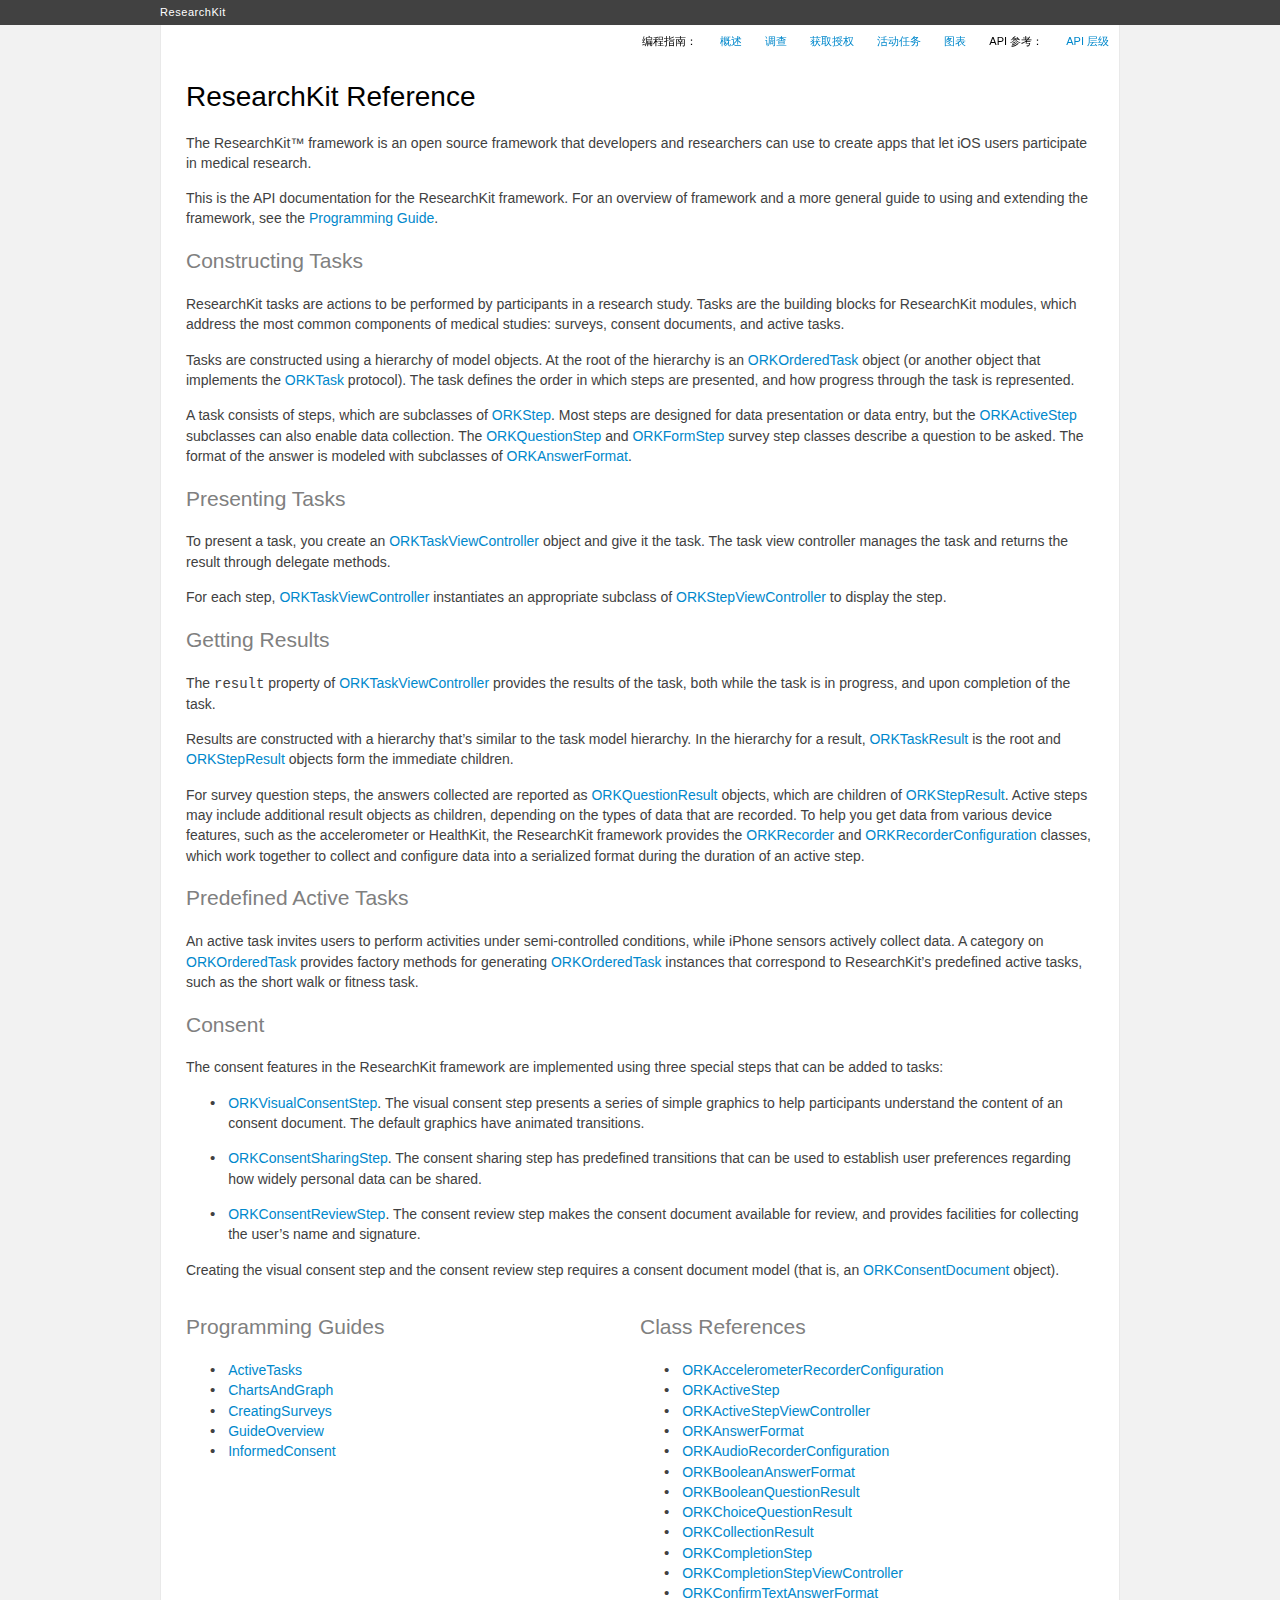
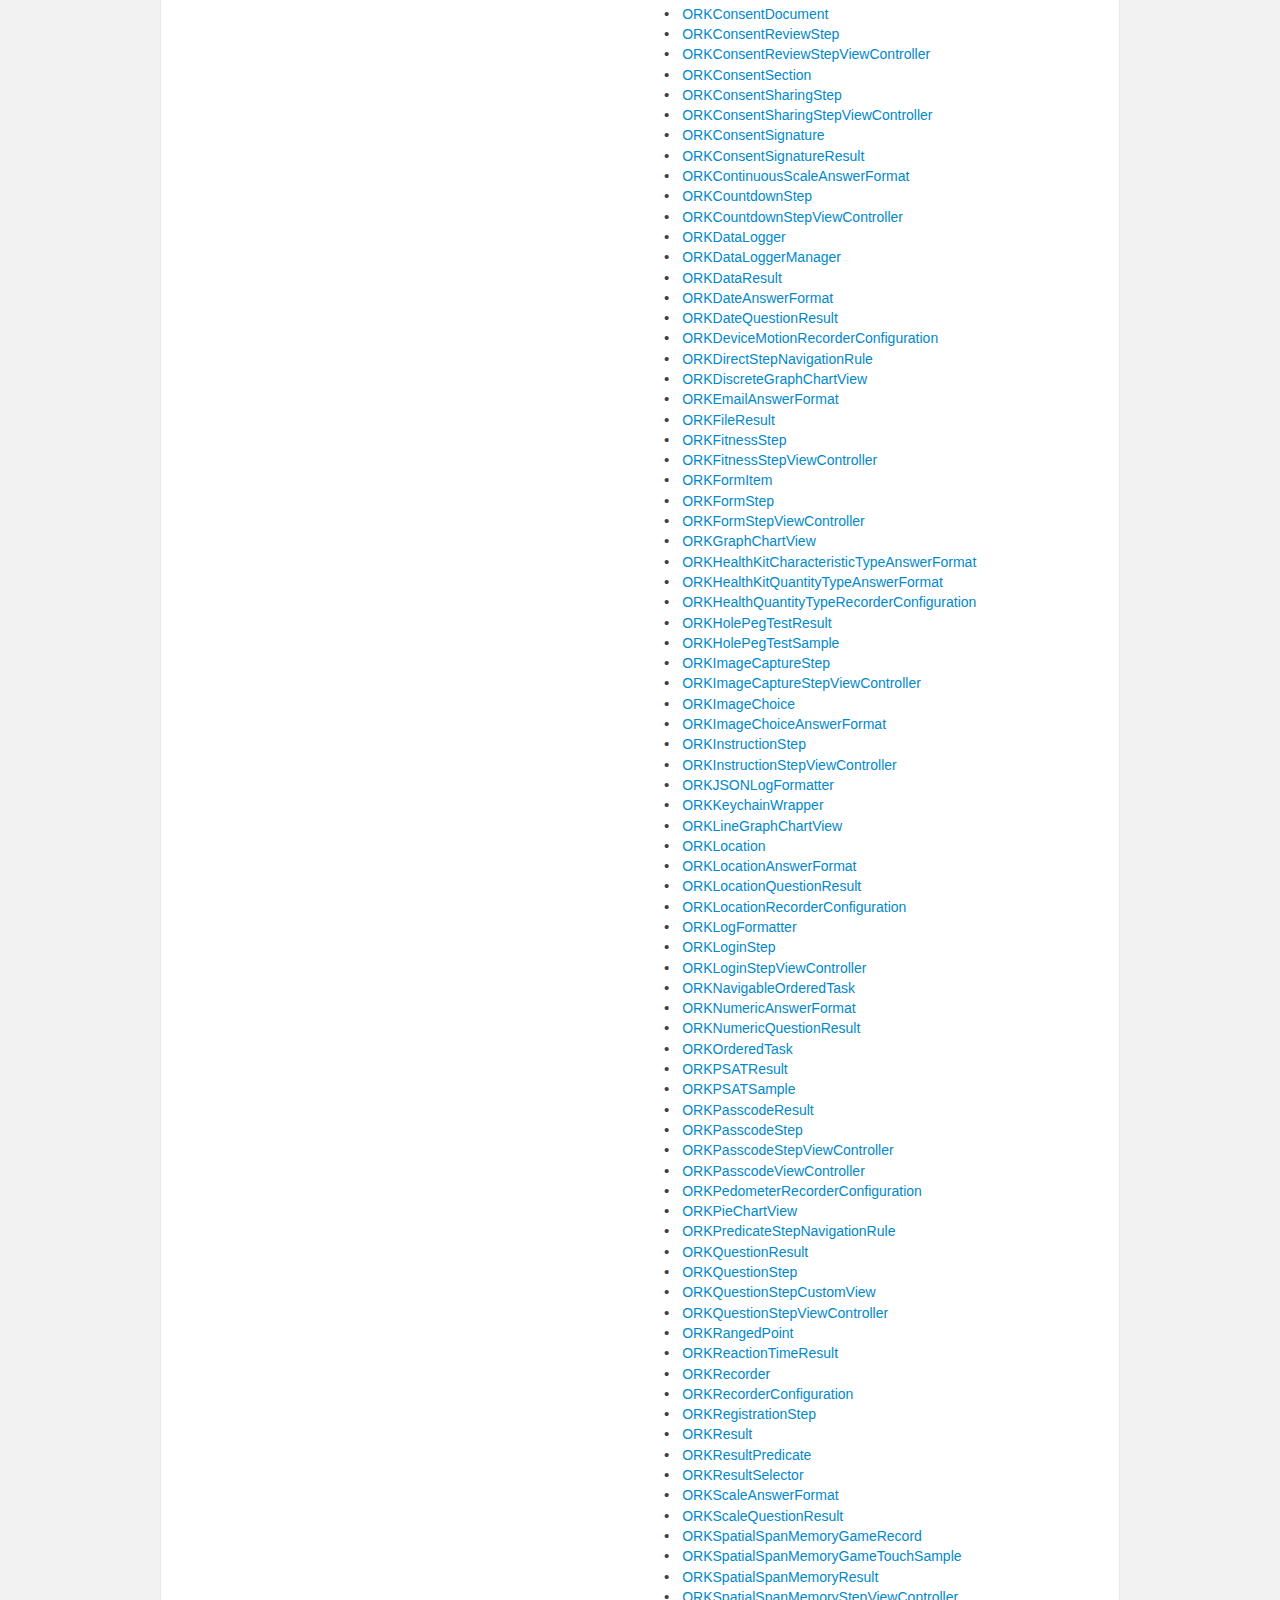
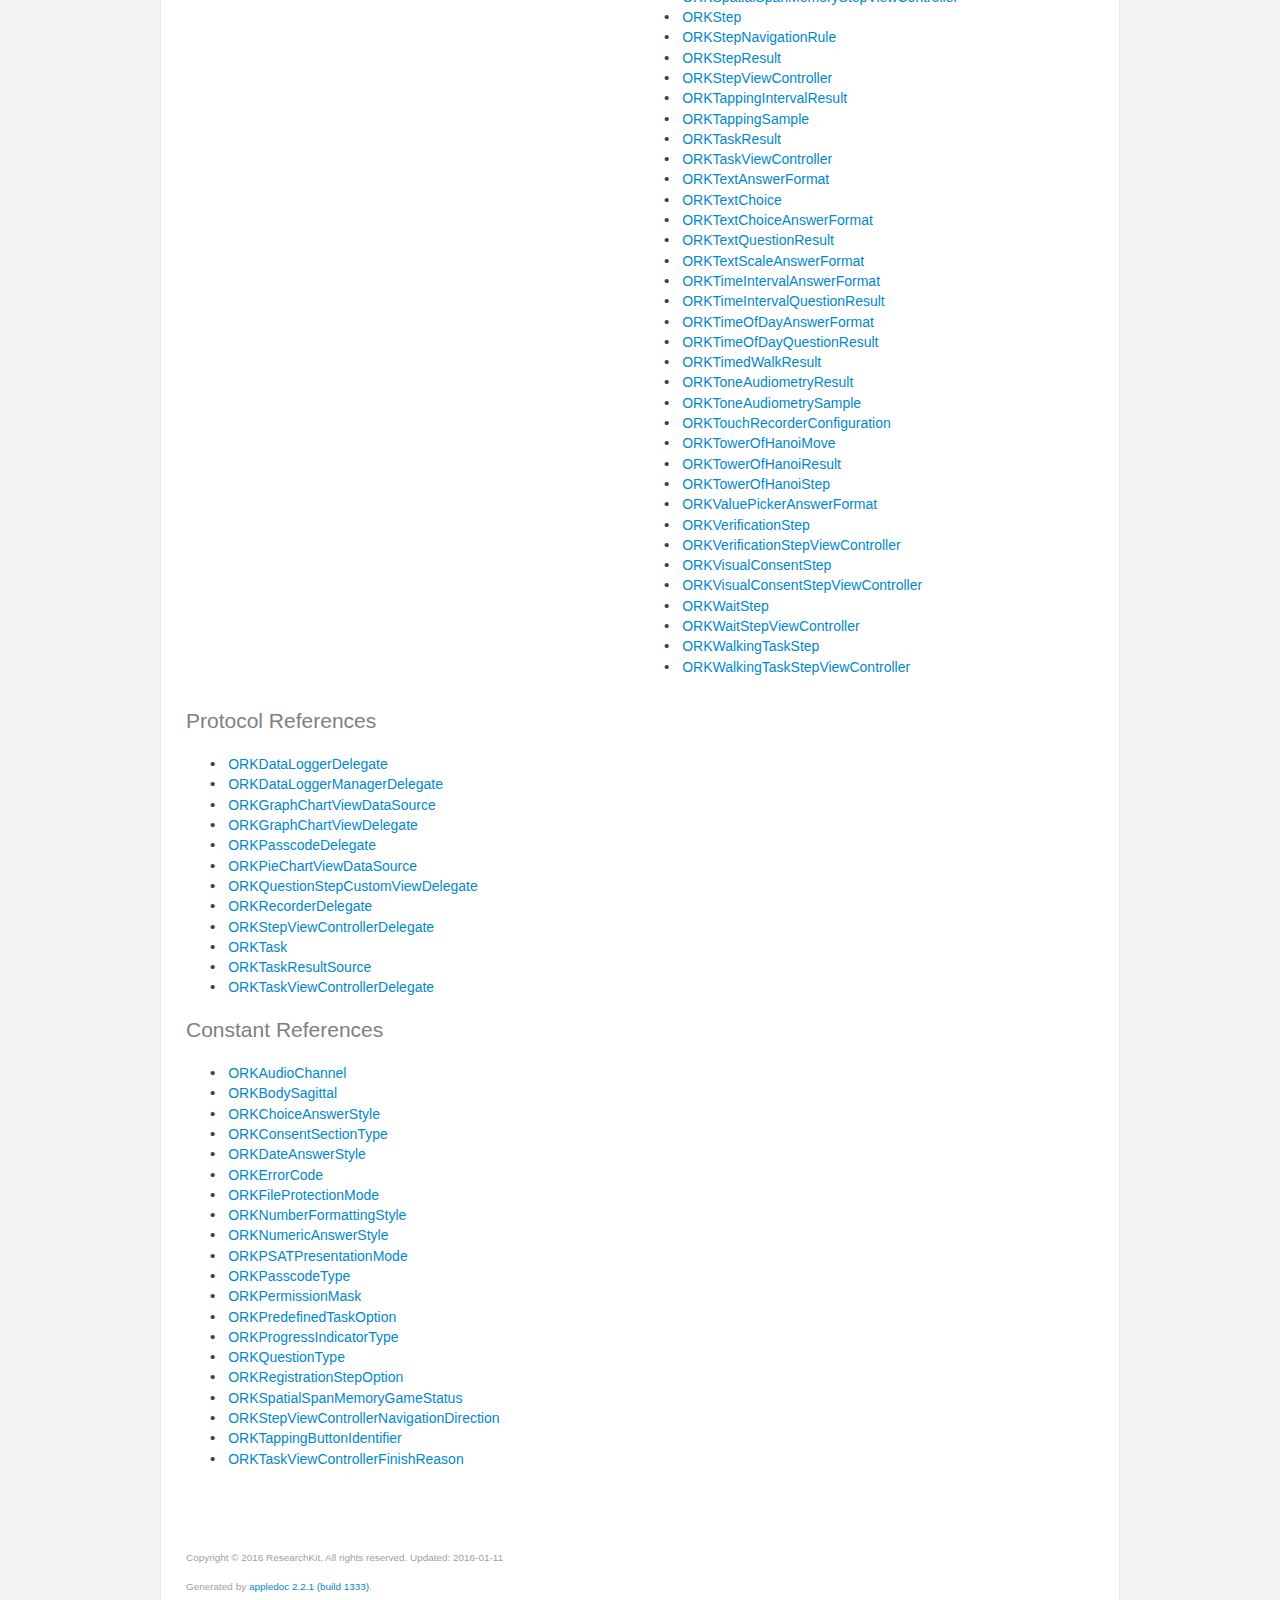
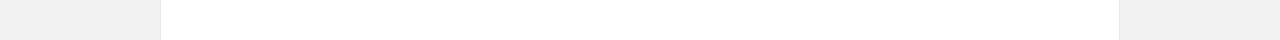
<file: docs copy/index.html>
<!DOCTYPE html>
<html>
<head>
	<meta charset="utf-8">

	<title>ResearchKit API 参考</title>

	<link rel="stylesheet" href="css/style.css">
	<meta name="viewport" content="initial-scale=1, maximum-scale=1.4">
	<meta name="generator" content="appledoc 2.2.1 (build 1333)">
</head>
<body class="appledoc">
	<header>
		<div class="container" class="hide-in-xcode">
			
			<h1 id="library-title">
				<a href="https://github.com/ResearchKit/ResearchKit">ResearchKit </a>
			</h1>

			<!--<p id="developer-home">
				<a href="index.html">ResearchKit</a>
			</p>-->
			
		</div>
	</header>

	<aside>
		<div class="container">
			<nav>
				<ul id="header-buttons" role="toolbar">
				        <li>编程指南：</li>
					<li><a href="docs/Overview/GuideOverview.html">概述</a></li>
				        <li><a href="docs/Survey/CreatingSurveys.html">调查</a></li>
					<li><a href="docs/InformedConsent/InformedConsent.html">获取授权</a></li>
					<li><a href="docs/ActiveTasks/ActiveTasks.html">活动任务</a></li>
					<li><a href="docs/Charts/ChartsAndGraph.html">图表</a></li>
				        <li>API 参考：</li>
					<li><a href="hierarchy.html">API 层级</a></li>
				</ul>
			</nav>
		</div>
	</aside>

	<article>
		<div id="overview-contents" class="container">
			<div id="content">
				<main role="main">
					<h1 class="title">ResearchKit Reference</h1>

					
					<div class="section section-overview index-overview">
						
						
						<p>The ResearchKit™ framework is an open source framework that developers and researchers can use to create apps that let iOS users participate in medical research.</p>

<p>This is the API documentation for the ResearchKit framework. For an overview of framework and a more general guide to using and extending the framework, see the <a href="docs/Overview/GuideOverview.html">Programming Guide</a>.</p>

<h2>Constructing Tasks</h2>

<p>ResearchKit tasks are actions to be performed by participants in a research study. Tasks are the building blocks for ResearchKit modules, which address the most common components of medical studies: surveys, consent documents, and active tasks.</p>

<p>Tasks are constructed using a hierarchy of model objects.
At the root of the hierarchy is an <a href="Classes/ORKOrderedTask.html">ORKOrderedTask</a> object (or another object that implements the <a href="Protocols/ORKTask.html">ORKTask</a> protocol). The task defines the order in which steps are presented, and how progress through the task is represented.</p>

<p>A task consists of steps, which are subclasses of <a href="Classes/ORKStep.html">ORKStep</a>. Most steps are designed for data presentation or data entry, but the <a href="Classes/ORKActiveStep.html">ORKActiveStep</a> subclasses can also enable data collection.
The <a href="Classes/ORKQuestionStep.html">ORKQuestionStep</a> and <a href="Classes/ORKFormStep.html">ORKFormStep</a> survey step classes describe a question to be asked. The format of the answer is modeled with subclasses of <a href="Classes/ORKAnswerFormat.html">ORKAnswerFormat</a>.</p>

<h2>Presenting Tasks</h2>

<p>To present a task, you create an <a href="Classes/ORKTaskViewController.html">ORKTaskViewController</a> object and give it the task. The task view controller manages the task and returns the result through delegate methods.</p>

<p>For each step, <a href="Classes/ORKTaskViewController.html">ORKTaskViewController</a> instantiates an appropriate subclass of <a href="Classes/ORKStepViewController.html">ORKStepViewController</a> to display the step.</p>

<h2>Getting Results</h2>

<p>The <code>result</code> property of <a href="Classes/ORKTaskViewController.html">ORKTaskViewController</a> provides the results of the task, both while the task is in progress, and upon completion of the task.</p>

<p>Results are constructed with a hierarchy that’s similar to the task model hierarchy. In the hierarchy for a result, <a href="Classes/ORKTaskResult.html">ORKTaskResult</a> is the root and <a href="Classes/ORKStepResult.html">ORKStepResult</a> objects form the immediate children.</p>

<p>For survey question steps, the answers collected are reported as <a href="Classes/ORKQuestionResult.html">ORKQuestionResult</a> objects, which are children of <a href="Classes/ORKStepResult.html">ORKStepResult</a>. Active steps may include additional result objects as children, depending on the types of data that are recorded. To help you get data from various device features, such as the accelerometer or HealthKit, the ResearchKit framework provides the <a href="Classes/ORKRecorder.html">ORKRecorder</a> and <a href="Classes/ORKRecorderConfiguration.html">ORKRecorderConfiguration</a> classes, which work together to collect and configure data into a serialized format during the duration of an active step.</p>

<h2>Predefined Active Tasks</h2>

<p>An active task invites users to perform activities under semi-controlled conditions, while iPhone sensors actively collect data. A category on <a href="Classes/ORKOrderedTask.html">ORKOrderedTask</a> provides factory methods for generating <a href="Classes/ORKOrderedTask.html">ORKOrderedTask</a> instances that correspond to ResearchKit&rsquo;s predefined active tasks, such as the short walk or fitness task.</p>

<h2>Consent</h2>

<p>The consent features in the ResearchKit framework are implemented using three special steps that can be added to tasks:</p>

<ul>
<li><p><a href="Classes/ORKVisualConsentStep.html">ORKVisualConsentStep</a>. The visual consent step presents a series of simple graphics to help participants understand the content of an consent document. The default graphics have animated transitions.</p></li>
<li><p><a href="Classes/ORKConsentSharingStep.html">ORKConsentSharingStep</a>. The consent sharing step has predefined transitions that can be used to establish user preferences regarding how widely personal data can be shared.</p></li>
<li><p><a href="Classes/ORKConsentReviewStep.html">ORKConsentReviewStep</a>. The consent review step makes the consent document available for review, and provides facilities for collecting the user&rsquo;s name and signature.</p></li>
</ul>


<p>Creating the visual consent step and the consent review step requires a consent document model (that is, an <a href="Classes/ORKConsentDocument.html">ORKConsentDocument</a> object).</p>
						
						
					</div>
					

					<div class="index-container">
						
						<div class="index-column">
							<h2 class="index-title">Programming Guides</h2>
							<ul>
								
								<li><a href="docs/ActiveTasks/ActiveTasks.html">ActiveTasks</a></li>
								
								<li><a href="docs/Charts/ChartsAndGraph.html">ChartsAndGraph</a></li>
								
								<li><a href="docs/Survey/CreatingSurveys.html">CreatingSurveys</a></li>
								
								<li><a href="docs/Overview/GuideOverview.html">GuideOverview</a></li>
								
								<li><a href="docs/InformedConsent/InformedConsent.html">InformedConsent</a></li>
								
							</ul>
						</div>
						

						
						<div class="index-column">
							<h2 class="index-title">Class References</h2>
							<ul>
								
								<li><a href="Classes/ORKAccelerometerRecorderConfiguration.html">ORKAccelerometerRecorderConfiguration</a></li>
								
								<li><a href="Classes/ORKActiveStep.html">ORKActiveStep</a></li>
								
								<li><a href="Classes/ORKActiveStepViewController.html">ORKActiveStepViewController</a></li>
								
								<li><a href="Classes/ORKAnswerFormat.html">ORKAnswerFormat</a></li>
								
								<li><a href="Classes/ORKAudioRecorderConfiguration.html">ORKAudioRecorderConfiguration</a></li>
								
								<li><a href="Classes/ORKBooleanAnswerFormat.html">ORKBooleanAnswerFormat</a></li>
								
								<li><a href="Classes/ORKBooleanQuestionResult.html">ORKBooleanQuestionResult</a></li>
								
								<li><a href="Classes/ORKChoiceQuestionResult.html">ORKChoiceQuestionResult</a></li>
								
								<li><a href="Classes/ORKCollectionResult.html">ORKCollectionResult</a></li>
								
								<li><a href="Classes/ORKCompletionStep.html">ORKCompletionStep</a></li>
								
								<li><a href="Classes/ORKCompletionStepViewController.html">ORKCompletionStepViewController</a></li>
								
								<li><a href="Classes/ORKConfirmTextAnswerFormat.html">ORKConfirmTextAnswerFormat</a></li>
								
								<li><a href="Classes/ORKConsentDocument.html">ORKConsentDocument</a></li>
								
								<li><a href="Classes/ORKConsentReviewStep.html">ORKConsentReviewStep</a></li>
								
								<li><a href="Classes/ORKConsentReviewStepViewController.html">ORKConsentReviewStepViewController</a></li>
								
								<li><a href="Classes/ORKConsentSection.html">ORKConsentSection</a></li>
								
								<li><a href="Classes/ORKConsentSharingStep.html">ORKConsentSharingStep</a></li>
								
								<li><a href="Classes/ORKConsentSharingStepViewController.html">ORKConsentSharingStepViewController</a></li>
								
								<li><a href="Classes/ORKConsentSignature.html">ORKConsentSignature</a></li>
								
								<li><a href="Classes/ORKConsentSignatureResult.html">ORKConsentSignatureResult</a></li>
								
								<li><a href="Classes/ORKContinuousScaleAnswerFormat.html">ORKContinuousScaleAnswerFormat</a></li>
								
								<li><a href="Classes/ORKCountdownStep.html">ORKCountdownStep</a></li>
								
								<li><a href="Classes/ORKCountdownStepViewController.html">ORKCountdownStepViewController</a></li>
								
								<li><a href="Classes/ORKDataLogger.html">ORKDataLogger</a></li>
								
								<li><a href="Classes/ORKDataLoggerManager.html">ORKDataLoggerManager</a></li>
								
								<li><a href="Classes/ORKDataResult.html">ORKDataResult</a></li>
								
								<li><a href="Classes/ORKDateAnswerFormat.html">ORKDateAnswerFormat</a></li>
								
								<li><a href="Classes/ORKDateQuestionResult.html">ORKDateQuestionResult</a></li>
								
								<li><a href="Classes/ORKDeviceMotionRecorderConfiguration.html">ORKDeviceMotionRecorderConfiguration</a></li>
								
								<li><a href="Classes/ORKDirectStepNavigationRule.html">ORKDirectStepNavigationRule</a></li>
								
								<li><a href="Classes/ORKDiscreteGraphChartView.html">ORKDiscreteGraphChartView</a></li>
								
								<li><a href="Classes/ORKEmailAnswerFormat.html">ORKEmailAnswerFormat</a></li>
								
								<li><a href="Classes/ORKFileResult.html">ORKFileResult</a></li>
								
								<li><a href="Classes/ORKFitnessStep.html">ORKFitnessStep</a></li>
								
								<li><a href="Classes/ORKFitnessStepViewController.html">ORKFitnessStepViewController</a></li>
								
								<li><a href="Classes/ORKFormItem.html">ORKFormItem</a></li>
								
								<li><a href="Classes/ORKFormStep.html">ORKFormStep</a></li>
								
								<li><a href="Classes/ORKFormStepViewController.html">ORKFormStepViewController</a></li>
								
								<li><a href="Classes/ORKGraphChartView.html">ORKGraphChartView</a></li>
								
								<li><a href="Classes/ORKHealthKitCharacteristicTypeAnswerFormat.html">ORKHealthKitCharacteristicTypeAnswerFormat</a></li>
								
								<li><a href="Classes/ORKHealthKitQuantityTypeAnswerFormat.html">ORKHealthKitQuantityTypeAnswerFormat</a></li>
								
								<li><a href="Classes/ORKHealthQuantityTypeRecorderConfiguration.html">ORKHealthQuantityTypeRecorderConfiguration</a></li>
								
								<li><a href="Classes/ORKHolePegTestResult.html">ORKHolePegTestResult</a></li>
								
								<li><a href="Classes/ORKHolePegTestSample.html">ORKHolePegTestSample</a></li>
								
								<li><a href="Classes/ORKImageCaptureStep.html">ORKImageCaptureStep</a></li>
								
								<li><a href="Classes/ORKImageCaptureStepViewController.html">ORKImageCaptureStepViewController</a></li>
								
								<li><a href="Classes/ORKImageChoice.html">ORKImageChoice</a></li>
								
								<li><a href="Classes/ORKImageChoiceAnswerFormat.html">ORKImageChoiceAnswerFormat</a></li>
								
								<li><a href="Classes/ORKInstructionStep.html">ORKInstructionStep</a></li>
								
								<li><a href="Classes/ORKInstructionStepViewController.html">ORKInstructionStepViewController</a></li>
								
								<li><a href="Classes/ORKJSONLogFormatter.html">ORKJSONLogFormatter</a></li>
								
								<li><a href="Classes/ORKKeychainWrapper.html">ORKKeychainWrapper</a></li>
								
								<li><a href="Classes/ORKLineGraphChartView.html">ORKLineGraphChartView</a></li>
								
								<li><a href="Classes/ORKLocation.html">ORKLocation</a></li>
								
								<li><a href="Classes/ORKLocationAnswerFormat.html">ORKLocationAnswerFormat</a></li>
								
								<li><a href="Classes/ORKLocationQuestionResult.html">ORKLocationQuestionResult</a></li>
								
								<li><a href="Classes/ORKLocationRecorderConfiguration.html">ORKLocationRecorderConfiguration</a></li>
								
								<li><a href="Classes/ORKLogFormatter.html">ORKLogFormatter</a></li>
								
								<li><a href="Classes/ORKLoginStep.html">ORKLoginStep</a></li>
								
								<li><a href="Classes/ORKLoginStepViewController.html">ORKLoginStepViewController</a></li>
								
								<li><a href="Classes/ORKNavigableOrderedTask.html">ORKNavigableOrderedTask</a></li>
								
								<li><a href="Classes/ORKNumericAnswerFormat.html">ORKNumericAnswerFormat</a></li>
								
								<li><a href="Classes/ORKNumericQuestionResult.html">ORKNumericQuestionResult</a></li>
								
								<li><a href="Classes/ORKOrderedTask.html">ORKOrderedTask</a></li>
								
								<li><a href="Classes/ORKPSATResult.html">ORKPSATResult</a></li>
								
								<li><a href="Classes/ORKPSATSample.html">ORKPSATSample</a></li>
								
								<li><a href="Classes/ORKPasscodeResult.html">ORKPasscodeResult</a></li>
								
								<li><a href="Classes/ORKPasscodeStep.html">ORKPasscodeStep</a></li>
								
								<li><a href="Classes/ORKPasscodeStepViewController.html">ORKPasscodeStepViewController</a></li>
								
								<li><a href="Classes/ORKPasscodeViewController.html">ORKPasscodeViewController</a></li>
								
								<li><a href="Classes/ORKPedometerRecorderConfiguration.html">ORKPedometerRecorderConfiguration</a></li>
								
								<li><a href="Classes/ORKPieChartView.html">ORKPieChartView</a></li>
								
								<li><a href="Classes/ORKPredicateStepNavigationRule.html">ORKPredicateStepNavigationRule</a></li>
								
								<li><a href="Classes/ORKQuestionResult.html">ORKQuestionResult</a></li>
								
								<li><a href="Classes/ORKQuestionStep.html">ORKQuestionStep</a></li>
								
								<li><a href="Classes/ORKQuestionStepCustomView.html">ORKQuestionStepCustomView</a></li>
								
								<li><a href="Classes/ORKQuestionStepViewController.html">ORKQuestionStepViewController</a></li>
								
								<li><a href="Classes/ORKRangedPoint.html">ORKRangedPoint</a></li>
								
								<li><a href="Classes/ORKReactionTimeResult.html">ORKReactionTimeResult</a></li>
								
								<li><a href="Classes/ORKRecorder.html">ORKRecorder</a></li>
								
								<li><a href="Classes/ORKRecorderConfiguration.html">ORKRecorderConfiguration</a></li>
								
								<li><a href="Classes/ORKRegistrationStep.html">ORKRegistrationStep</a></li>
								
								<li><a href="Classes/ORKResult.html">ORKResult</a></li>
								
								<li><a href="Classes/ORKResultPredicate.html">ORKResultPredicate</a></li>
								
								<li><a href="Classes/ORKResultSelector.html">ORKResultSelector</a></li>
								
								<li><a href="Classes/ORKScaleAnswerFormat.html">ORKScaleAnswerFormat</a></li>
								
								<li><a href="Classes/ORKScaleQuestionResult.html">ORKScaleQuestionResult</a></li>
								
								<li><a href="Classes/ORKSpatialSpanMemoryGameRecord.html">ORKSpatialSpanMemoryGameRecord</a></li>
								
								<li><a href="Classes/ORKSpatialSpanMemoryGameTouchSample.html">ORKSpatialSpanMemoryGameTouchSample</a></li>
								
								<li><a href="Classes/ORKSpatialSpanMemoryResult.html">ORKSpatialSpanMemoryResult</a></li>
								
								<li><a href="Classes/ORKSpatialSpanMemoryStepViewController.html">ORKSpatialSpanMemoryStepViewController</a></li>
								
								<li><a href="Classes/ORKStep.html">ORKStep</a></li>
								
								<li><a href="Classes/ORKStepNavigationRule.html">ORKStepNavigationRule</a></li>
								
								<li><a href="Classes/ORKStepResult.html">ORKStepResult</a></li>
								
								<li><a href="Classes/ORKStepViewController.html">ORKStepViewController</a></li>
								
								<li><a href="Classes/ORKTappingIntervalResult.html">ORKTappingIntervalResult</a></li>
								
								<li><a href="Classes/ORKTappingSample.html">ORKTappingSample</a></li>
								
								<li><a href="Classes/ORKTaskResult.html">ORKTaskResult</a></li>
								
								<li><a href="Classes/ORKTaskViewController.html">ORKTaskViewController</a></li>
								
								<li><a href="Classes/ORKTextAnswerFormat.html">ORKTextAnswerFormat</a></li>
								
								<li><a href="Classes/ORKTextChoice.html">ORKTextChoice</a></li>
								
								<li><a href="Classes/ORKTextChoiceAnswerFormat.html">ORKTextChoiceAnswerFormat</a></li>
								
								<li><a href="Classes/ORKTextQuestionResult.html">ORKTextQuestionResult</a></li>
								
								<li><a href="Classes/ORKTextScaleAnswerFormat.html">ORKTextScaleAnswerFormat</a></li>
								
								<li><a href="Classes/ORKTimeIntervalAnswerFormat.html">ORKTimeIntervalAnswerFormat</a></li>
								
								<li><a href="Classes/ORKTimeIntervalQuestionResult.html">ORKTimeIntervalQuestionResult</a></li>
								
								<li><a href="Classes/ORKTimeOfDayAnswerFormat.html">ORKTimeOfDayAnswerFormat</a></li>
								
								<li><a href="Classes/ORKTimeOfDayQuestionResult.html">ORKTimeOfDayQuestionResult</a></li>
								
								<li><a href="Classes/ORKTimedWalkResult.html">ORKTimedWalkResult</a></li>
								
								<li><a href="Classes/ORKToneAudiometryResult.html">ORKToneAudiometryResult</a></li>
								
								<li><a href="Classes/ORKToneAudiometrySample.html">ORKToneAudiometrySample</a></li>
								
								<li><a href="Classes/ORKTouchRecorderConfiguration.html">ORKTouchRecorderConfiguration</a></li>
								
								<li><a href="Classes/ORKTowerOfHanoiMove.html">ORKTowerOfHanoiMove</a></li>
								
								<li><a href="Classes/ORKTowerOfHanoiResult.html">ORKTowerOfHanoiResult</a></li>
								
								<li><a href="Classes/ORKTowerOfHanoiStep.html">ORKTowerOfHanoiStep</a></li>
								
								<li><a href="Classes/ORKValuePickerAnswerFormat.html">ORKValuePickerAnswerFormat</a></li>
								
								<li><a href="Classes/ORKVerificationStep.html">ORKVerificationStep</a></li>
								
								<li><a href="Classes/ORKVerificationStepViewController.html">ORKVerificationStepViewController</a></li>
								
								<li><a href="Classes/ORKVisualConsentStep.html">ORKVisualConsentStep</a></li>
								
								<li><a href="Classes/ORKVisualConsentStepViewController.html">ORKVisualConsentStepViewController</a></li>
								
								<li><a href="Classes/ORKWaitStep.html">ORKWaitStep</a></li>
								
								<li><a href="Classes/ORKWaitStepViewController.html">ORKWaitStepViewController</a></li>
								
								<li><a href="Classes/ORKWalkingTaskStep.html">ORKWalkingTaskStep</a></li>
								
								<li><a href="Classes/ORKWalkingTaskStepViewController.html">ORKWalkingTaskStepViewController</a></li>
								
							</ul>
						</div>
						

						
						<div class="index-column">
							
							<h2 class="index-title">Protocol References</h2>
							<ul>
								
								<li><a href="Protocols/ORKDataLoggerDelegate.html">ORKDataLoggerDelegate</a></li>
								
								<li><a href="Protocols/ORKDataLoggerManagerDelegate.html">ORKDataLoggerManagerDelegate</a></li>
								
								<li><a href="Protocols/ORKGraphChartViewDataSource.html">ORKGraphChartViewDataSource</a></li>
								
								<li><a href="Protocols/ORKGraphChartViewDelegate.html">ORKGraphChartViewDelegate</a></li>
								
								<li><a href="Protocols/ORKPasscodeDelegate.html">ORKPasscodeDelegate</a></li>
								
								<li><a href="Protocols/ORKPieChartViewDataSource.html">ORKPieChartViewDataSource</a></li>
								
								<li><a href="Protocols/ORKQuestionStepCustomViewDelegate.html">ORKQuestionStepCustomViewDelegate</a></li>
								
								<li><a href="Protocols/ORKRecorderDelegate.html">ORKRecorderDelegate</a></li>
								
								<li><a href="Protocols/ORKStepViewControllerDelegate.html">ORKStepViewControllerDelegate</a></li>
								
								<li><a href="Protocols/ORKTask.html">ORKTask</a></li>
								
								<li><a href="Protocols/ORKTaskResultSource.html">ORKTaskResultSource</a></li>
								
								<li><a href="Protocols/ORKTaskViewControllerDelegate.html">ORKTaskViewControllerDelegate</a></li>
								
							</ul>
							

							
							<h2 class="index-title">Constant References</h2>
							<ul>
								
									<li><a href="Constants/ORKAudioChannel.html">ORKAudioChannel</a></li>
								
									<li><a href="Constants/ORKBodySagittal.html">ORKBodySagittal</a></li>
								
									<li><a href="Constants/ORKChoiceAnswerStyle.html">ORKChoiceAnswerStyle</a></li>
								
									<li><a href="Constants/ORKConsentSectionType.html">ORKConsentSectionType</a></li>
								
									<li><a href="Constants/ORKDateAnswerStyle.html">ORKDateAnswerStyle</a></li>
								
									<li><a href="Constants/ORKErrorCode.html">ORKErrorCode</a></li>
								
									<li><a href="Constants/ORKFileProtectionMode.html">ORKFileProtectionMode</a></li>
								
									<li><a href="Constants/ORKNumberFormattingStyle.html">ORKNumberFormattingStyle</a></li>
								
									<li><a href="Constants/ORKNumericAnswerStyle.html">ORKNumericAnswerStyle</a></li>
								
									<li><a href="Constants/ORKPSATPresentationMode.html">ORKPSATPresentationMode</a></li>
								
									<li><a href="Constants/ORKPasscodeType.html">ORKPasscodeType</a></li>
								
									<li><a href="Constants/ORKPermissionMask.html">ORKPermissionMask</a></li>
								
									<li><a href="Constants/ORKPredefinedTaskOption.html">ORKPredefinedTaskOption</a></li>
								
									<li><a href="Constants/ORKProgressIndicatorType.html">ORKProgressIndicatorType</a></li>
								
									<li><a href="Constants/ORKQuestionType.html">ORKQuestionType</a></li>
								
									<li><a href="Constants/ORKRegistrationStepOption.html">ORKRegistrationStepOption</a></li>
								
									<li><a href="Constants/ORKSpatialSpanMemoryGameStatus.html">ORKSpatialSpanMemoryGameStatus</a></li>
								
									<li><a href="Constants/ORKStepViewControllerNavigationDirection.html">ORKStepViewControllerNavigationDirection</a></li>
								
									<li><a href="Constants/ORKTappingButtonIdentifier.html">ORKTappingButtonIdentifier</a></li>
								
									<li><a href="Constants/ORKTaskViewControllerFinishReason.html">ORKTaskViewControllerFinishReason</a></li>
								
							</ul>
							

							
						</div>
						
					</div>

					<footer>
						<div class="footer-copyright">
							
							<p class="copyright">Copyright &copy; 2016 ResearchKit. All rights reserved. Updated: 2016-01-11</p>
							
							
							<p class="generator">Generated by <a href="http://appledoc.gentlebytes.com">appledoc 2.2.1 (build 1333)</a>.</p>
							
						</div>
					</footer>
				</main>
			</div>
		</div>
	</article>

	<script src="js/script.js"></script>
</body>
</html>
</file>
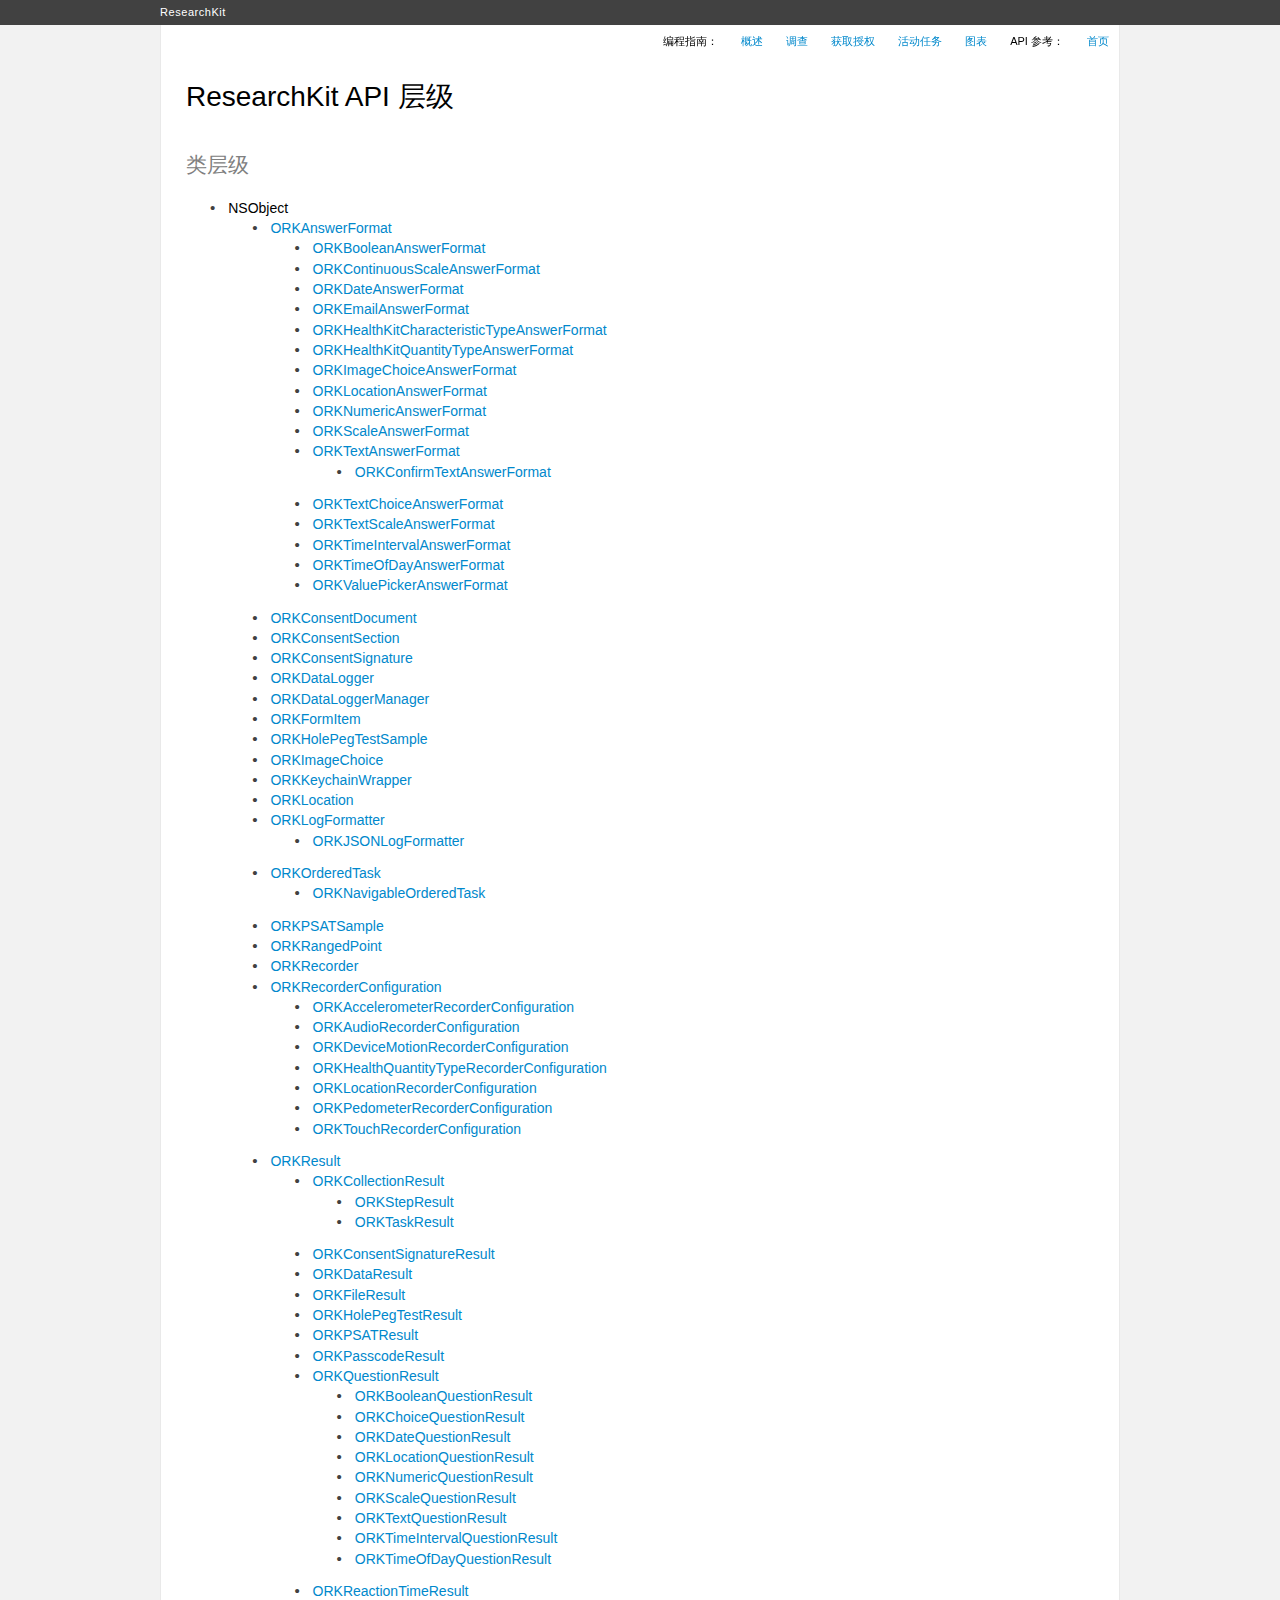
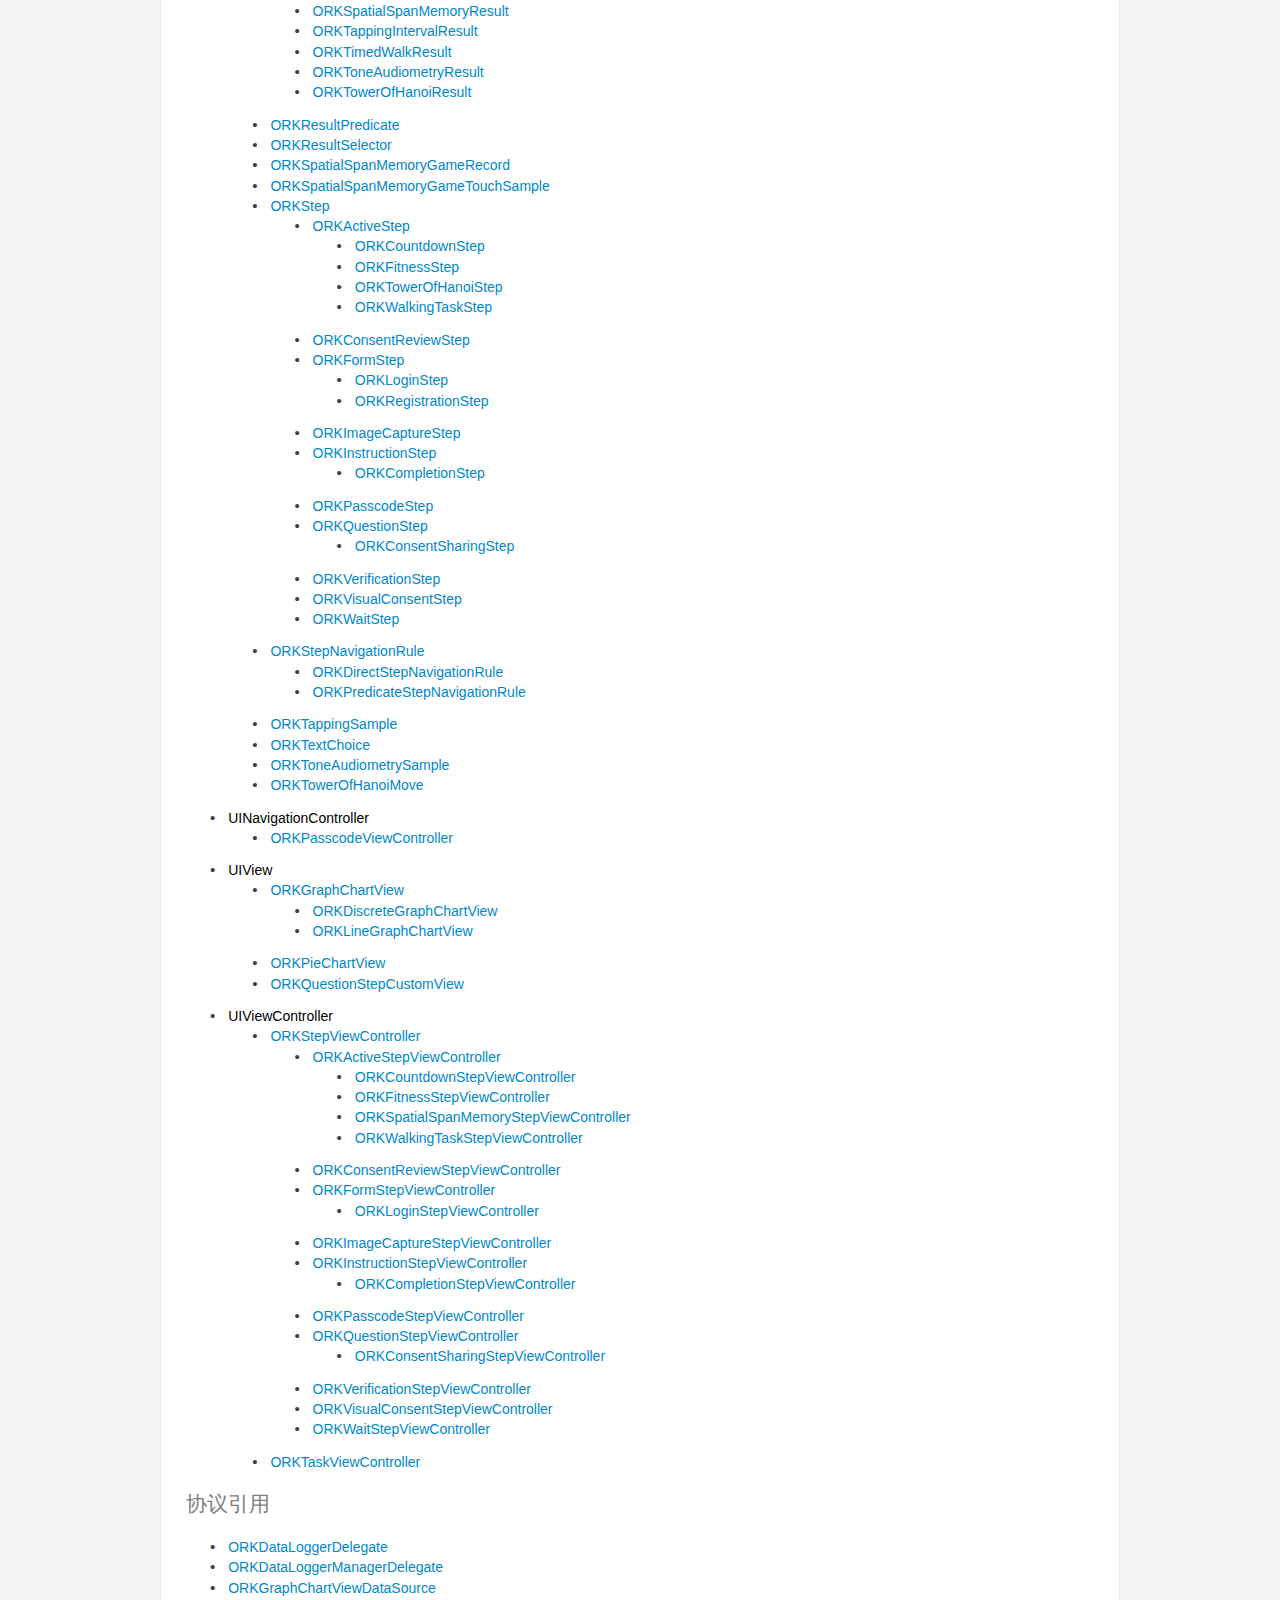
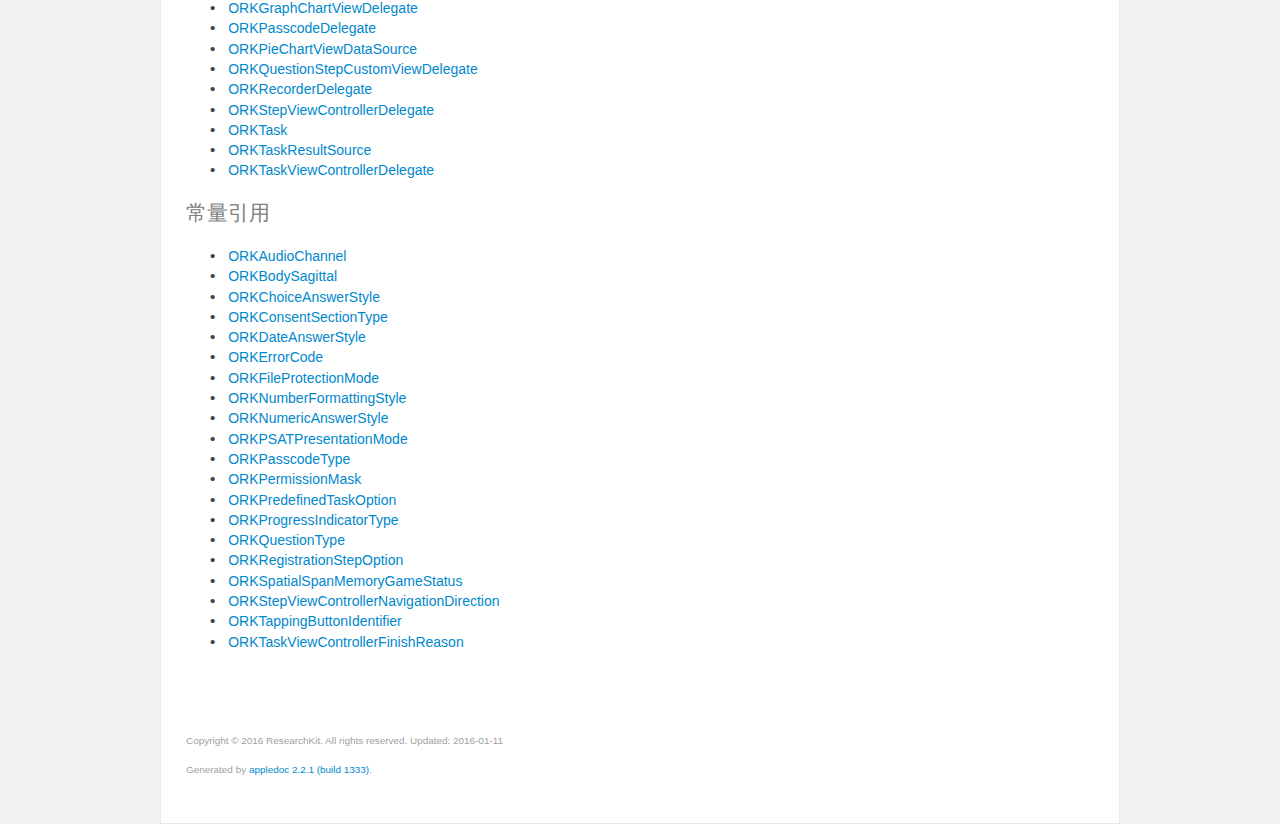
<file: docs copy/hierarchy.html>
<!DOCTYPE html>
<html>
<head>
	<meta charset="utf-8">

	<title>ResearchKit API 层级</title>

	<link rel="stylesheet" href="css/style.css">
	<meta name="viewport" content="initial-scale=1, maximum-scale=1.4">
	<meta name="generator" content="appledoc 2.2.1 (build 1333)">
</head>
<body class="appledoc">
	<header>
		<div class="container" class="hide-in-xcode">
			
			<h1 id="library-title">
				<a href="https://github.com/ResearchKit/ResearchKit">ResearchKit </a>
			</h1>

			<!--<p id="developer-home">
				<a href="index.html">ResearchKit</a>
			</p>-->
			
		</div>
	</header>

	<aside>
		<div class="container">
			<nav>
				<ul id="header-buttons" role="toolbar">
				        <li>编程指南：</li>
					<li><a href="docs/Overview/GuideOverview.html">概述</a></li>
				        <li><a href="docs/Survey/CreatingSurveys.html">调查</a></li>
					<li><a href="docs/InformedConsent/InformedConsent.html">获取授权</a></li>
					<li><a href="docs/ActiveTasks/ActiveTasks.html">活动任务</a></li>
					<li><a href="docs/Charts/ChartsAndGraph.html">图表</a></li>
				        <li>API 参考：</li>
					<li><a href="index.html">首页</a></li>
				</ul>
			</nav>
		</div>
	</aside>

	<article>
		<div id="overview-contents" class="container">
			<div id="content">
				<main role="main">
					<h1 class="title">ResearchKit API 层级</h1>

					
					<div class="index-column hierarchy-column">
						<h2 class="index-title">类层级</h2>
						
<ul>

	<li>NSObject
<ul>

	<li><a href="Classes/ORKAnswerFormat.html">ORKAnswerFormat</a>
<ul>

	<li><a href="Classes/ORKBooleanAnswerFormat.html">ORKBooleanAnswerFormat</a></li>

	<li><a href="Classes/ORKContinuousScaleAnswerFormat.html">ORKContinuousScaleAnswerFormat</a></li>

	<li><a href="Classes/ORKDateAnswerFormat.html">ORKDateAnswerFormat</a></li>

	<li><a href="Classes/ORKEmailAnswerFormat.html">ORKEmailAnswerFormat</a></li>

	<li><a href="Classes/ORKHealthKitCharacteristicTypeAnswerFormat.html">ORKHealthKitCharacteristicTypeAnswerFormat</a></li>

	<li><a href="Classes/ORKHealthKitQuantityTypeAnswerFormat.html">ORKHealthKitQuantityTypeAnswerFormat</a></li>

	<li><a href="Classes/ORKImageChoiceAnswerFormat.html">ORKImageChoiceAnswerFormat</a></li>

	<li><a href="Classes/ORKLocationAnswerFormat.html">ORKLocationAnswerFormat</a></li>

	<li><a href="Classes/ORKNumericAnswerFormat.html">ORKNumericAnswerFormat</a></li>

	<li><a href="Classes/ORKScaleAnswerFormat.html">ORKScaleAnswerFormat</a></li>

	<li><a href="Classes/ORKTextAnswerFormat.html">ORKTextAnswerFormat</a>
<ul>

	<li><a href="Classes/ORKConfirmTextAnswerFormat.html">ORKConfirmTextAnswerFormat</a></li>

</ul>
</li>

	<li><a href="Classes/ORKTextChoiceAnswerFormat.html">ORKTextChoiceAnswerFormat</a></li>

	<li><a href="Classes/ORKTextScaleAnswerFormat.html">ORKTextScaleAnswerFormat</a></li>

	<li><a href="Classes/ORKTimeIntervalAnswerFormat.html">ORKTimeIntervalAnswerFormat</a></li>

	<li><a href="Classes/ORKTimeOfDayAnswerFormat.html">ORKTimeOfDayAnswerFormat</a></li>

	<li><a href="Classes/ORKValuePickerAnswerFormat.html">ORKValuePickerAnswerFormat</a></li>

</ul>
</li>

	<li><a href="Classes/ORKConsentDocument.html">ORKConsentDocument</a></li>

	<li><a href="Classes/ORKConsentSection.html">ORKConsentSection</a></li>

	<li><a href="Classes/ORKConsentSignature.html">ORKConsentSignature</a></li>

	<li><a href="Classes/ORKDataLogger.html">ORKDataLogger</a></li>

	<li><a href="Classes/ORKDataLoggerManager.html">ORKDataLoggerManager</a></li>

	<li><a href="Classes/ORKFormItem.html">ORKFormItem</a></li>

	<li><a href="Classes/ORKHolePegTestSample.html">ORKHolePegTestSample</a></li>

	<li><a href="Classes/ORKImageChoice.html">ORKImageChoice</a></li>

	<li><a href="Classes/ORKKeychainWrapper.html">ORKKeychainWrapper</a></li>

	<li><a href="Classes/ORKLocation.html">ORKLocation</a></li>

	<li><a href="Classes/ORKLogFormatter.html">ORKLogFormatter</a>
<ul>

	<li><a href="Classes/ORKJSONLogFormatter.html">ORKJSONLogFormatter</a></li>

</ul>
</li>

	<li><a href="Classes/ORKOrderedTask.html">ORKOrderedTask</a>
<ul>

	<li><a href="Classes/ORKNavigableOrderedTask.html">ORKNavigableOrderedTask</a></li>

</ul>
</li>

	<li><a href="Classes/ORKPSATSample.html">ORKPSATSample</a></li>

	<li><a href="Classes/ORKRangedPoint.html">ORKRangedPoint</a></li>

	<li><a href="Classes/ORKRecorder.html">ORKRecorder</a></li>

	<li><a href="Classes/ORKRecorderConfiguration.html">ORKRecorderConfiguration</a>
<ul>

	<li><a href="Classes/ORKAccelerometerRecorderConfiguration.html">ORKAccelerometerRecorderConfiguration</a></li>

	<li><a href="Classes/ORKAudioRecorderConfiguration.html">ORKAudioRecorderConfiguration</a></li>

	<li><a href="Classes/ORKDeviceMotionRecorderConfiguration.html">ORKDeviceMotionRecorderConfiguration</a></li>

	<li><a href="Classes/ORKHealthQuantityTypeRecorderConfiguration.html">ORKHealthQuantityTypeRecorderConfiguration</a></li>

	<li><a href="Classes/ORKLocationRecorderConfiguration.html">ORKLocationRecorderConfiguration</a></li>

	<li><a href="Classes/ORKPedometerRecorderConfiguration.html">ORKPedometerRecorderConfiguration</a></li>

	<li><a href="Classes/ORKTouchRecorderConfiguration.html">ORKTouchRecorderConfiguration</a></li>

</ul>
</li>

	<li><a href="Classes/ORKResult.html">ORKResult</a>
<ul>

	<li><a href="Classes/ORKCollectionResult.html">ORKCollectionResult</a>
<ul>

	<li><a href="Classes/ORKStepResult.html">ORKStepResult</a></li>

	<li><a href="Classes/ORKTaskResult.html">ORKTaskResult</a></li>

</ul>
</li>

	<li><a href="Classes/ORKConsentSignatureResult.html">ORKConsentSignatureResult</a></li>

	<li><a href="Classes/ORKDataResult.html">ORKDataResult</a></li>

	<li><a href="Classes/ORKFileResult.html">ORKFileResult</a></li>

	<li><a href="Classes/ORKHolePegTestResult.html">ORKHolePegTestResult</a></li>

	<li><a href="Classes/ORKPSATResult.html">ORKPSATResult</a></li>

	<li><a href="Classes/ORKPasscodeResult.html">ORKPasscodeResult</a></li>

	<li><a href="Classes/ORKQuestionResult.html">ORKQuestionResult</a>
<ul>

	<li><a href="Classes/ORKBooleanQuestionResult.html">ORKBooleanQuestionResult</a></li>

	<li><a href="Classes/ORKChoiceQuestionResult.html">ORKChoiceQuestionResult</a></li>

	<li><a href="Classes/ORKDateQuestionResult.html">ORKDateQuestionResult</a></li>

	<li><a href="Classes/ORKLocationQuestionResult.html">ORKLocationQuestionResult</a></li>

	<li><a href="Classes/ORKNumericQuestionResult.html">ORKNumericQuestionResult</a></li>

	<li><a href="Classes/ORKScaleQuestionResult.html">ORKScaleQuestionResult</a></li>

	<li><a href="Classes/ORKTextQuestionResult.html">ORKTextQuestionResult</a></li>

	<li><a href="Classes/ORKTimeIntervalQuestionResult.html">ORKTimeIntervalQuestionResult</a></li>

	<li><a href="Classes/ORKTimeOfDayQuestionResult.html">ORKTimeOfDayQuestionResult</a></li>

</ul>
</li>

	<li><a href="Classes/ORKReactionTimeResult.html">ORKReactionTimeResult</a></li>

	<li><a href="Classes/ORKSpatialSpanMemoryResult.html">ORKSpatialSpanMemoryResult</a></li>

	<li><a href="Classes/ORKTappingIntervalResult.html">ORKTappingIntervalResult</a></li>

	<li><a href="Classes/ORKTimedWalkResult.html">ORKTimedWalkResult</a></li>

	<li><a href="Classes/ORKToneAudiometryResult.html">ORKToneAudiometryResult</a></li>

	<li><a href="Classes/ORKTowerOfHanoiResult.html">ORKTowerOfHanoiResult</a></li>

</ul>
</li>

	<li><a href="Classes/ORKResultPredicate.html">ORKResultPredicate</a></li>

	<li><a href="Classes/ORKResultSelector.html">ORKResultSelector</a></li>

	<li><a href="Classes/ORKSpatialSpanMemoryGameRecord.html">ORKSpatialSpanMemoryGameRecord</a></li>

	<li><a href="Classes/ORKSpatialSpanMemoryGameTouchSample.html">ORKSpatialSpanMemoryGameTouchSample</a></li>

	<li><a href="Classes/ORKStep.html">ORKStep</a>
<ul>

	<li><a href="Classes/ORKActiveStep.html">ORKActiveStep</a>
<ul>

	<li><a href="Classes/ORKCountdownStep.html">ORKCountdownStep</a></li>

	<li><a href="Classes/ORKFitnessStep.html">ORKFitnessStep</a></li>

	<li><a href="Classes/ORKTowerOfHanoiStep.html">ORKTowerOfHanoiStep</a></li>

	<li><a href="Classes/ORKWalkingTaskStep.html">ORKWalkingTaskStep</a></li>

</ul>
</li>

	<li><a href="Classes/ORKConsentReviewStep.html">ORKConsentReviewStep</a></li>

	<li><a href="Classes/ORKFormStep.html">ORKFormStep</a>
<ul>

	<li><a href="Classes/ORKLoginStep.html">ORKLoginStep</a></li>

	<li><a href="Classes/ORKRegistrationStep.html">ORKRegistrationStep</a></li>

</ul>
</li>

	<li><a href="Classes/ORKImageCaptureStep.html">ORKImageCaptureStep</a></li>

	<li><a href="Classes/ORKInstructionStep.html">ORKInstructionStep</a>
<ul>

	<li><a href="Classes/ORKCompletionStep.html">ORKCompletionStep</a></li>

</ul>
</li>

	<li><a href="Classes/ORKPasscodeStep.html">ORKPasscodeStep</a></li>

	<li><a href="Classes/ORKQuestionStep.html">ORKQuestionStep</a>
<ul>

	<li><a href="Classes/ORKConsentSharingStep.html">ORKConsentSharingStep</a></li>

</ul>
</li>

	<li><a href="Classes/ORKVerificationStep.html">ORKVerificationStep</a></li>

	<li><a href="Classes/ORKVisualConsentStep.html">ORKVisualConsentStep</a></li>

	<li><a href="Classes/ORKWaitStep.html">ORKWaitStep</a></li>

</ul>
</li>

	<li><a href="Classes/ORKStepNavigationRule.html">ORKStepNavigationRule</a>
<ul>

	<li><a href="Classes/ORKDirectStepNavigationRule.html">ORKDirectStepNavigationRule</a></li>

	<li><a href="Classes/ORKPredicateStepNavigationRule.html">ORKPredicateStepNavigationRule</a></li>

</ul>
</li>

	<li><a href="Classes/ORKTappingSample.html">ORKTappingSample</a></li>

	<li><a href="Classes/ORKTextChoice.html">ORKTextChoice</a></li>

	<li><a href="Classes/ORKToneAudiometrySample.html">ORKToneAudiometrySample</a></li>

	<li><a href="Classes/ORKTowerOfHanoiMove.html">ORKTowerOfHanoiMove</a></li>

</ul>
</li>

	<li>UINavigationController
<ul>

	<li><a href="Classes/ORKPasscodeViewController.html">ORKPasscodeViewController</a></li>

</ul>
</li>

	<li>UIView
<ul>

	<li><a href="Classes/ORKGraphChartView.html">ORKGraphChartView</a>
<ul>

	<li><a href="Classes/ORKDiscreteGraphChartView.html">ORKDiscreteGraphChartView</a></li>

	<li><a href="Classes/ORKLineGraphChartView.html">ORKLineGraphChartView</a></li>

</ul>
</li>

	<li><a href="Classes/ORKPieChartView.html">ORKPieChartView</a></li>

	<li><a href="Classes/ORKQuestionStepCustomView.html">ORKQuestionStepCustomView</a></li>

</ul>
</li>

	<li>UIViewController
<ul>

	<li><a href="Classes/ORKStepViewController.html">ORKStepViewController</a>
<ul>

	<li><a href="Classes/ORKActiveStepViewController.html">ORKActiveStepViewController</a>
<ul>

	<li><a href="Classes/ORKCountdownStepViewController.html">ORKCountdownStepViewController</a></li>

	<li><a href="Classes/ORKFitnessStepViewController.html">ORKFitnessStepViewController</a></li>

	<li><a href="Classes/ORKSpatialSpanMemoryStepViewController.html">ORKSpatialSpanMemoryStepViewController</a></li>

	<li><a href="Classes/ORKWalkingTaskStepViewController.html">ORKWalkingTaskStepViewController</a></li>

</ul>
</li>

	<li><a href="Classes/ORKConsentReviewStepViewController.html">ORKConsentReviewStepViewController</a></li>

	<li><a href="Classes/ORKFormStepViewController.html">ORKFormStepViewController</a>
<ul>

	<li><a href="Classes/ORKLoginStepViewController.html">ORKLoginStepViewController</a></li>

</ul>
</li>

	<li><a href="Classes/ORKImageCaptureStepViewController.html">ORKImageCaptureStepViewController</a></li>

	<li><a href="Classes/ORKInstructionStepViewController.html">ORKInstructionStepViewController</a>
<ul>

	<li><a href="Classes/ORKCompletionStepViewController.html">ORKCompletionStepViewController</a></li>

</ul>
</li>

	<li><a href="Classes/ORKPasscodeStepViewController.html">ORKPasscodeStepViewController</a></li>

	<li><a href="Classes/ORKQuestionStepViewController.html">ORKQuestionStepViewController</a>
<ul>

	<li><a href="Classes/ORKConsentSharingStepViewController.html">ORKConsentSharingStepViewController</a></li>

</ul>
</li>

	<li><a href="Classes/ORKVerificationStepViewController.html">ORKVerificationStepViewController</a></li>

	<li><a href="Classes/ORKVisualConsentStepViewController.html">ORKVisualConsentStepViewController</a></li>

	<li><a href="Classes/ORKWaitStepViewController.html">ORKWaitStepViewController</a></li>

</ul>
</li>

	<li><a href="Classes/ORKTaskViewController.html">ORKTaskViewController</a></li>

</ul>
</li>

</ul>

					</div>
					

					
					<div class="index-column">
						
						<h2 class="index-title">协议引用</h2>
						<ul>
							
							<li><a href="Protocols/ORKDataLoggerDelegate.html">ORKDataLoggerDelegate</a></li>
							
							<li><a href="Protocols/ORKDataLoggerManagerDelegate.html">ORKDataLoggerManagerDelegate</a></li>
							
							<li><a href="Protocols/ORKGraphChartViewDataSource.html">ORKGraphChartViewDataSource</a></li>
							
							<li><a href="Protocols/ORKGraphChartViewDelegate.html">ORKGraphChartViewDelegate</a></li>
							
							<li><a href="Protocols/ORKPasscodeDelegate.html">ORKPasscodeDelegate</a></li>
							
							<li><a href="Protocols/ORKPieChartViewDataSource.html">ORKPieChartViewDataSource</a></li>
							
							<li><a href="Protocols/ORKQuestionStepCustomViewDelegate.html">ORKQuestionStepCustomViewDelegate</a></li>
							
							<li><a href="Protocols/ORKRecorderDelegate.html">ORKRecorderDelegate</a></li>
							
							<li><a href="Protocols/ORKStepViewControllerDelegate.html">ORKStepViewControllerDelegate</a></li>
							
							<li><a href="Protocols/ORKTask.html">ORKTask</a></li>
							
							<li><a href="Protocols/ORKTaskResultSource.html">ORKTaskResultSource</a></li>
							
							<li><a href="Protocols/ORKTaskViewControllerDelegate.html">ORKTaskViewControllerDelegate</a></li>
							
						</ul>
						
	                    
						<h2 class="index-title">常量引用</h2>
						<ul>
	                        
	                        <li><a href="Constants/ORKAudioChannel.html">ORKAudioChannel</a></li>
	                        
	                        <li><a href="Constants/ORKBodySagittal.html">ORKBodySagittal</a></li>
	                        
	                        <li><a href="Constants/ORKChoiceAnswerStyle.html">ORKChoiceAnswerStyle</a></li>
	                        
	                        <li><a href="Constants/ORKConsentSectionType.html">ORKConsentSectionType</a></li>
	                        
	                        <li><a href="Constants/ORKDateAnswerStyle.html">ORKDateAnswerStyle</a></li>
	                        
	                        <li><a href="Constants/ORKErrorCode.html">ORKErrorCode</a></li>
	                        
	                        <li><a href="Constants/ORKFileProtectionMode.html">ORKFileProtectionMode</a></li>
	                        
	                        <li><a href="Constants/ORKNumberFormattingStyle.html">ORKNumberFormattingStyle</a></li>
	                        
	                        <li><a href="Constants/ORKNumericAnswerStyle.html">ORKNumericAnswerStyle</a></li>
	                        
	                        <li><a href="Constants/ORKPSATPresentationMode.html">ORKPSATPresentationMode</a></li>
	                        
	                        <li><a href="Constants/ORKPasscodeType.html">ORKPasscodeType</a></li>
	                        
	                        <li><a href="Constants/ORKPermissionMask.html">ORKPermissionMask</a></li>
	                        
	                        <li><a href="Constants/ORKPredefinedTaskOption.html">ORKPredefinedTaskOption</a></li>
	                        
	                        <li><a href="Constants/ORKProgressIndicatorType.html">ORKProgressIndicatorType</a></li>
	                        
	                        <li><a href="Constants/ORKQuestionType.html">ORKQuestionType</a></li>
	                        
	                        <li><a href="Constants/ORKRegistrationStepOption.html">ORKRegistrationStepOption</a></li>
	                        
	                        <li><a href="Constants/ORKSpatialSpanMemoryGameStatus.html">ORKSpatialSpanMemoryGameStatus</a></li>
	                        
	                        <li><a href="Constants/ORKStepViewControllerNavigationDirection.html">ORKStepViewControllerNavigationDirection</a></li>
	                        
	                        <li><a href="Constants/ORKTappingButtonIdentifier.html">ORKTappingButtonIdentifier</a></li>
	                        
	                        <li><a href="Constants/ORKTaskViewControllerFinishReason.html">ORKTaskViewControllerFinishReason</a></li>
	                        
						</ul>
						
						
					</div>
					

					<footer>
						<div class="footer-copyright">
							
							<p class="copyright">Copyright &copy; 2016 ResearchKit. All rights reserved. Updated: 2016-01-11</p>
							
							
							<p class="generator">Generated by <a href="http://appledoc.gentlebytes.com">appledoc 2.2.1 (build 1333)</a>.</p>
							
						</div>
					</footer>
				</main>
			</div>
		</div>
	</article>

	<script src="js/script.js"></script>
</body>
</html>
</file>
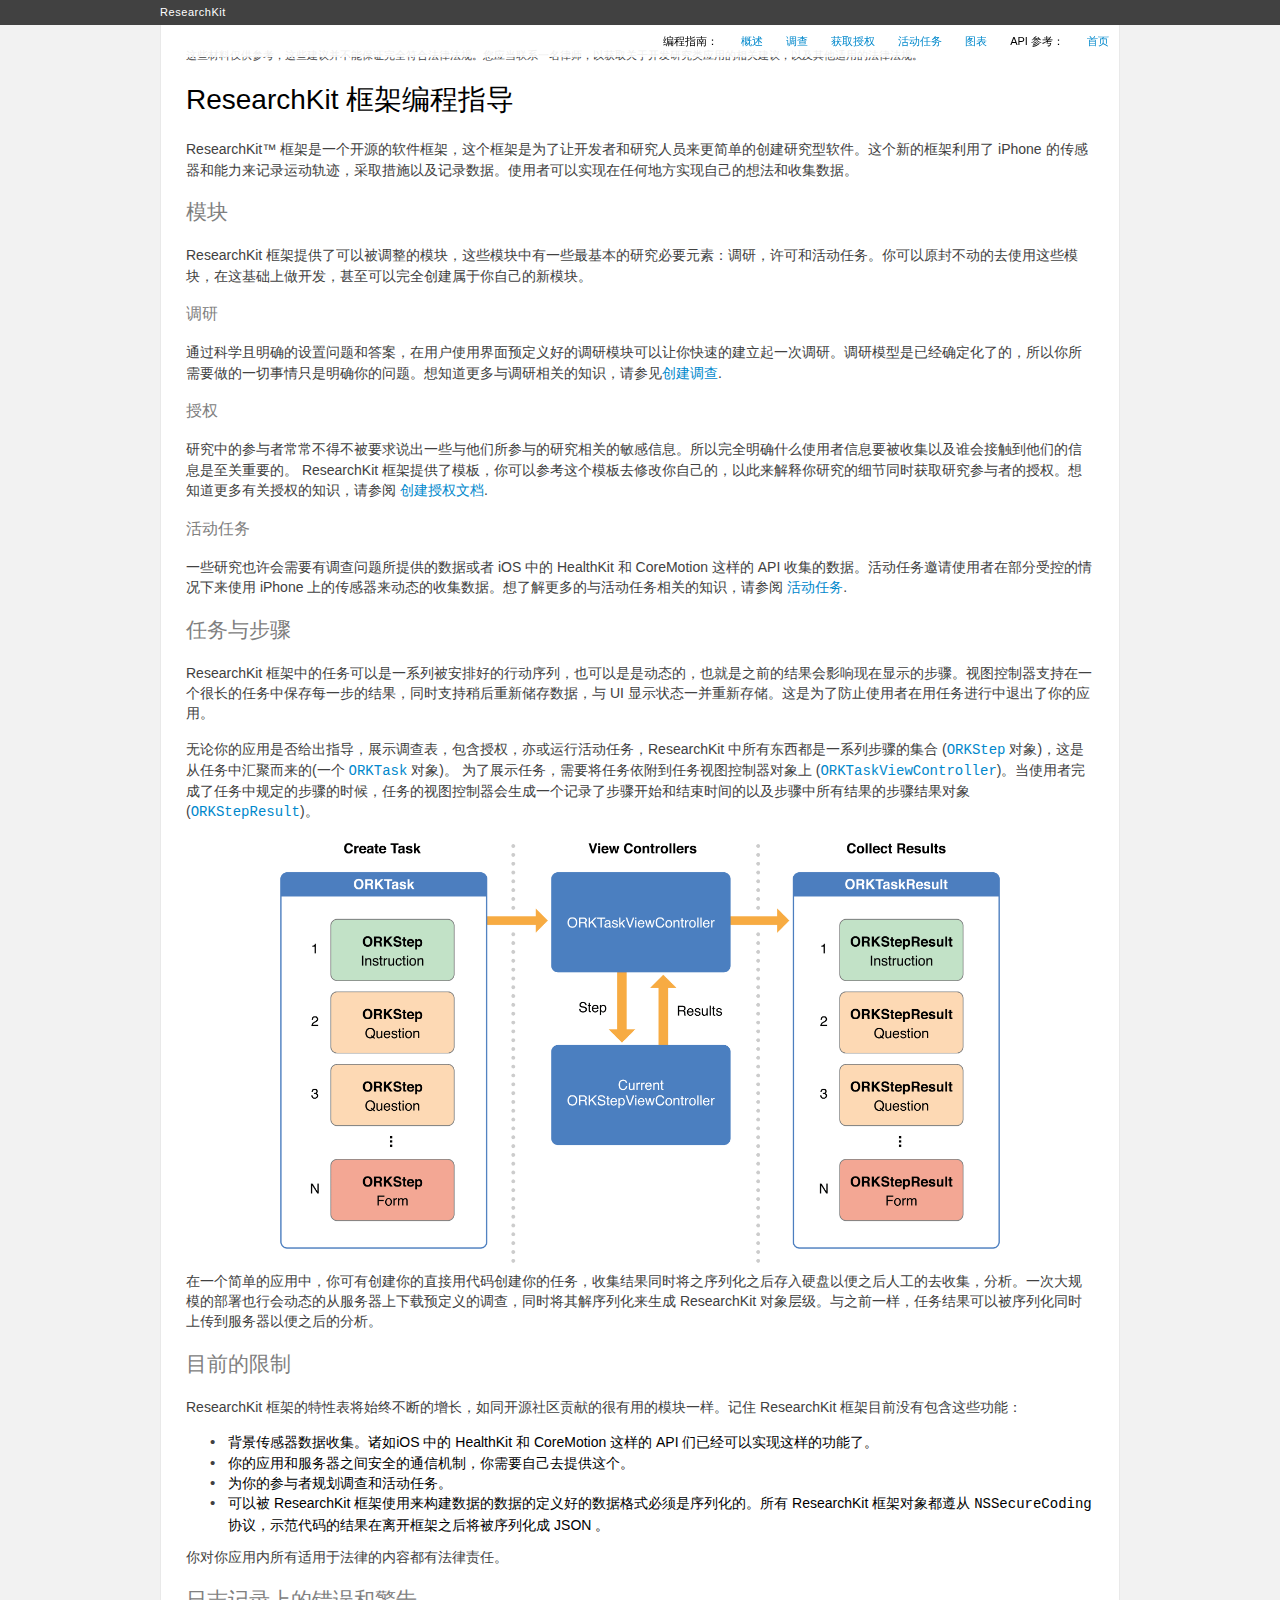
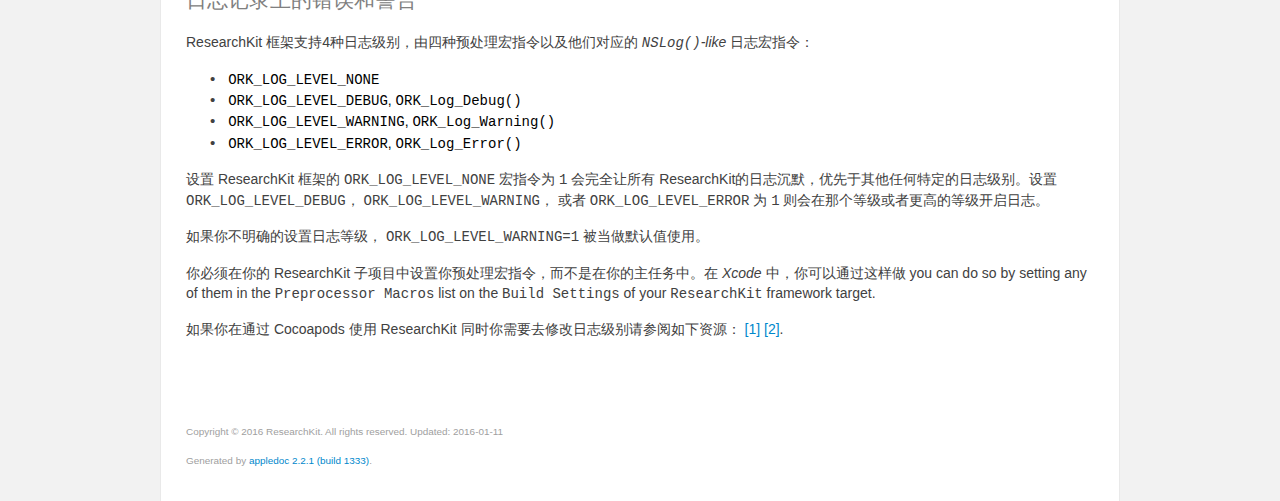
<file: docs copy/docs/Overview/GuideOverview.html>
<!DOCTYPE html>
<html>
<head>
	<meta charset="utf-8">

	<title>指南概述 - 说明文档</title>

	<link rel="stylesheet" href="../../css/style.css">
	<meta name="viewport" content="initial-scale=1, maximum-scale=1.4">
	<meta name="generator" content="appledoc 2.2.1 (build 1333)">
</head>
<body class="appledoc">
	<header>
		<div class="container" class="hide-in-xcode">
			
			<h1 id="library-title">
				<a href="https://github.com/ResearchKit/ResearchKit">ResearchKit </a>
			</h1>

			<!--<p id="developer-home">
				<a href="../../index.html">ResearchKit</a>
			</p>-->
			
		</div>
	</header>

	<aside>
		<div class="container">
			<nav>
				<ul id="header-buttons" role="toolbar">
				        <li>编程指南：</li>
					<li><a href="../../docs/Overview/GuideOverview.html">概述</a></li>
				        <li><a href="../../docs/Survey/CreatingSurveys.html">调查</a></li>
					<li><a href="../../docs/InformedConsent/InformedConsent.html">获取授权</a></li>
					<li><a href="../../docs/ActiveTasks/ActiveTasks.html">活动任务</a></li>
					<li><a href="../../docs/Charts/ChartsAndGraph.html">图表</a></li>
				        <li>API 参考：</li>
					<li><a href="../../index.html">首页</a></li>
				</ul>
			</nav>
		</div>
	</aside>

	<article>
		<div id="overview-contents" class="container">
			<div id="content">
				<main role="main">
					<!--<h1 class="title">GuideOverview Document</h1>-->

<p><sub>这些材料仅供参考，这些建议并不能保证完全符合法律法规。您应当联系一名律师，以获取关于开发研究类应用的相关建议，以及其他适用的法律法规。</sub></p>

<h1>ResearchKit 框架编程指导</h1>

<p>ResearchKit™ 框架是一个开源的软件框架，这个框架是为了让开发者和研究人员来更简单的创建研究型软件。这个新的框架利用了 iPhone 的传感器和能力来记录运动轨迹，采取措施以及记录数据。使用者可以实现在任何地方实现自己的想法和收集数据。
</p>

<h2>模块</h2>

<p>ResearchKit 框架提供了可以被调整的模块，这些模块中有一些最基本的研究必要元素：调研，许可和活动任务。你可以原封不动的去使用这些模块，在这基础上做开发，甚至可以完全创建属于你自己的新模块。</p>

<h3>调研</h3>

<p>通过科学且明确的设置问题和答案，在用户使用界面预定义好的调研模块可以让你快速的建立起一次调研。调研模型是已经确定化了的，所以你所需要做的一切事情只是明确你的问题。想知道更多与调研相关的知识，请参见<a href="../../docs/Survey/CreatingSurveys.html">创建调查</a>.</p>

<h3>授权</h3>

<p>研究中的参与者常常不得不被要求说出一些与他们所参与的研究相关的敏感信息。所以完全明确什么使用者信息要被收集以及谁会接触到他们的信息是至关重要的。 ResearchKit 框架提供了模板，你可以参考这个模板去修改你自己的，以此来解释你研究的细节同时获取研究参与者的授权。想知道更多有关授权的知识，请参阅 <a href="../../docs/InformedConsent/InformedConsent.html">创建授权文档</a>.</p>


<h3>活动任务</h3>

<p>一些研究也许会需要有调查问题所提供的数据或者 iOS 中的 HealthKit 和 CoreMotion 这样的 API 收集的数据。活动任务邀请使用者在部分受控的情况下来使用 iPhone 上的传感器来动态的收集数据。想了解更多的与活动任务相关的知识，请参阅 <a href="../../docs/ActiveTasks/ActiveTasks.html">活动任务</a>.</p>

<h2>任务与步骤</h2>

<p>ResearchKit 框架中的任务可以是一系列被安排好的行动序列，也可以是是动态的，也就是之前的结果会影响现在显示的步骤。视图控制器支持在一个很长的任务中保存每一步的结果，同时支持稍后重新储存数据，与 UI 显示状态一并重新存储。这是为了防止使用者在用任务进行中退出了你的应用。 </p>

<p>无论你的应用是否给出指导，展示调查表，包含授权，亦或运行活动任务，ResearchKit 中所有东西都是一系列步骤的集合 (<a href="../../Classes/ORKStep.html"><code>ORKStep</code></a> 对象)，这是从任务中汇聚而来的(一个 <a href="../../Protocols/ORKTask.html"><code>ORKTask</code></a> 对象)。 为了展示任务，需要将任务依附到任务视图控制器对象上 (<a href="../../Classes/ORKTaskViewController.html"><code>ORKTaskViewController</code></a>)。当使用者完成了任务中规定的步骤的时候，任务的视图控制器会生成一个记录了步骤开始和结束时间的以及步骤中所有结果的步骤结果对象 (<a href="../../Classes/ORKStepResult.html"><code>ORKStepResult</code></a>)。</p>

<center><img src="overview.png" width="80%" alt="ResearchKit framework Overview"/></center>


<p>在一个简单的应用中，你可有创建你的直接用代码创建你的任务，收集结果同时将之序列化之后存入硬盘以便之后人工的去收集，分析。一次大规模的部署也行会动态的从服务器上下载预定义的调查，同时将其解序列化来生成 ResearchKit 对象层级。与之前一样，任务结果可以被序列化同时上传到服务器以便之后的分析。</p>

<h2>目前的限制</h2>

<p>ResearchKit 框架的特性表将始终不断的增长，如同开源社区贡献的很有用的模块一样。记住 ResearchKit 框架目前没有包含这些功能：</p>

<ul>
<li>背景传感器数据收集。诸如iOS 中的 HealthKit 和 CoreMotion 这样的 API 们已经可以实现这样的功能了。</li>
<li>你的应用和服务器之间安全的通信机制，你需要自己去提供这个。</li>
<li>为你的参与者规划调查和活动任务。</li>
<li>可以被 ResearchKit 框架使用来构建数据的数据的定义好的数据格式必须是序列化的。所有 ResearchKit 框架对象都遵从 <code>NSSecureCoding</code> 协议，示范代码的结果在离开框架之后将被序列化成 JSON 。</li>
</ul>

<p>你对你应用内所有适用于法律的内容都有法律责任。</p>

<h2>日志记录上的错误和警告</h2>

<p>ResearchKit 框架支持4种日志级别，由四种预处理宏指令以及他们对应的 <em><code>NSLog()</code>-like</em> 日志宏指令：
<ul>
<li>  <code>ORK_LOG_LEVEL_NONE</code> </li>
<li>  <code>ORK_LOG_LEVEL_DEBUG</code>, <code>ORK_Log_Debug()</code> </li>
<li>  <code>ORK_LOG_LEVEL_WARNING</code>, <code>ORK_Log_Warning()</code> </li>
<li>  <code>ORK_LOG_LEVEL_ERROR</code>, <code>ORK_Log_Error()</code></p> </li> 
<!--这里我觉得官网写错了，应该是我这样的，写这个部分的弱鸡以为他的写Markdown么，坚持不认为应该是 * -->
</ul>
<!--
不应该是这样
* ORK_LOG_LEVEL_NONE 
* ORK_LOG_LEVEL_DEBUG, ORK_Log_Debug() 
* ORK_LOG_LEVEL_WARNING, ORK_Log_Warning() 
* ORK_LOG_LEVEL_ERROR, ORK_Log_Error(
-->
<p>设置 ResearchKit 框架的 <code>ORK_LOG_LEVEL_NONE</code> 宏指令为 <code>1</code> 会完全让所有 ResearchKit的日志沉默，优先于其他任何特定的日志级别。设置 <code>ORK_LOG_LEVEL_DEBUG</code>， <code>ORK_LOG_LEVEL_WARNING</code>， 或者 <code>ORK_LOG_LEVEL_ERROR</code> 为 <code>1</code> 则会在那个等级或者更高的等级开启日志。</p>

<p>如果你不明确的设置日志等级， <code>ORK_LOG_LEVEL_WARNING=1</code> 被当做默认值使用。</p>

<p>你必须在你的 ResearchKit 子项目中设置你预处理宏指令，而不是在你的主任务中。在 <em>Xcode</em> 中，你可以通过这样做 you can do so by setting any of them in the <code>Preprocessor Macros</code> list on the <code>Build Settings</code> of your <code>ResearchKit</code> framework target.</p>

<p>如果你在通过 Cocoapods 使用 ResearchKit 同时你需要去修改日志级别请参阅如下资源： <a href="http://stackoverflow.com/a/30038120/269753">[1]</a> <a href="http://www.mokacoding.com/blog/cocoapods-and-custom-build-configurations/">[2]</a>.</p>

					<footer>
						<div class="footer-copyright">
							
							<p class="copyright">Copyright &copy; 2016 ResearchKit. All rights reserved. Updated: 2016-01-11</p>
							
							
							<p class="generator">Generated by <a href="http://appledoc.gentlebytes.com">appledoc 2.2.1 (build 1333)</a>.</p>
							
						</div>
					</footer>
				</main>
			</div>
		</div>
	</article>

	<script src="../../js/script.js"></script>
</body>
</html>
</file>
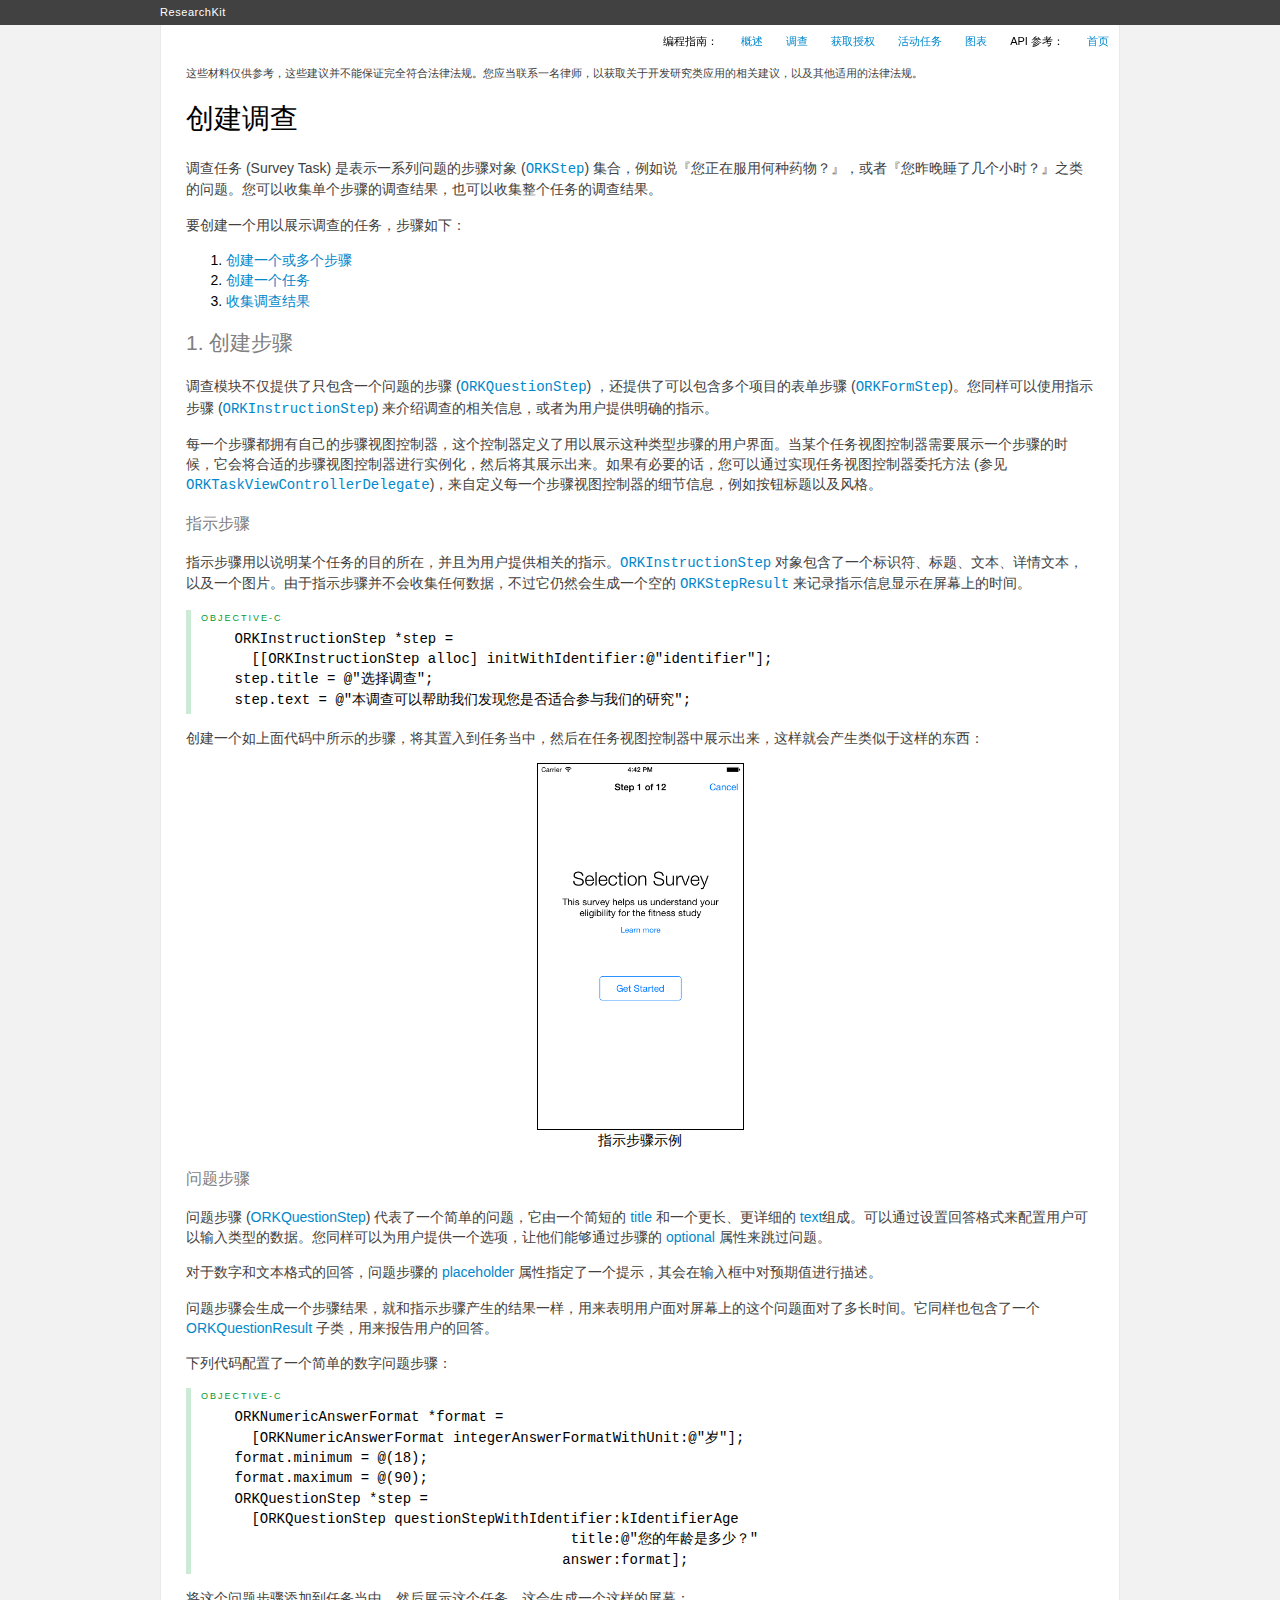
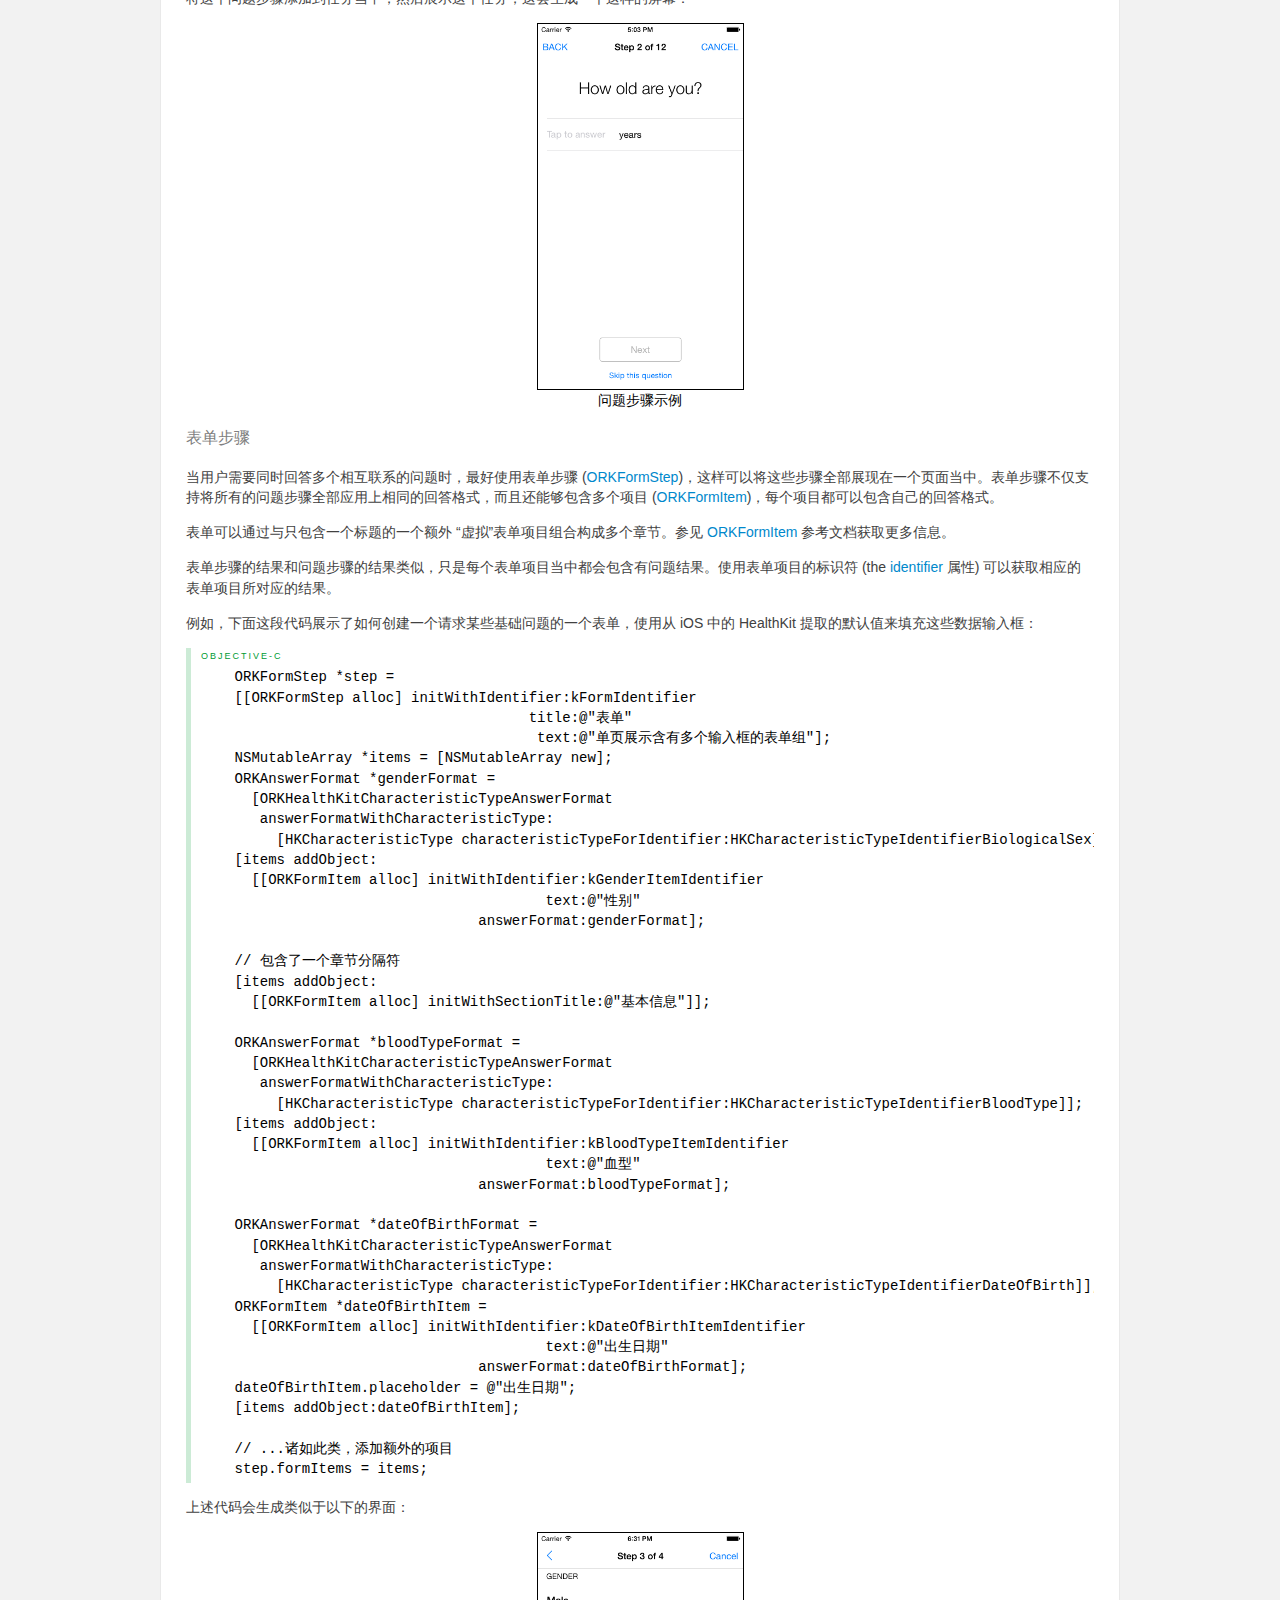
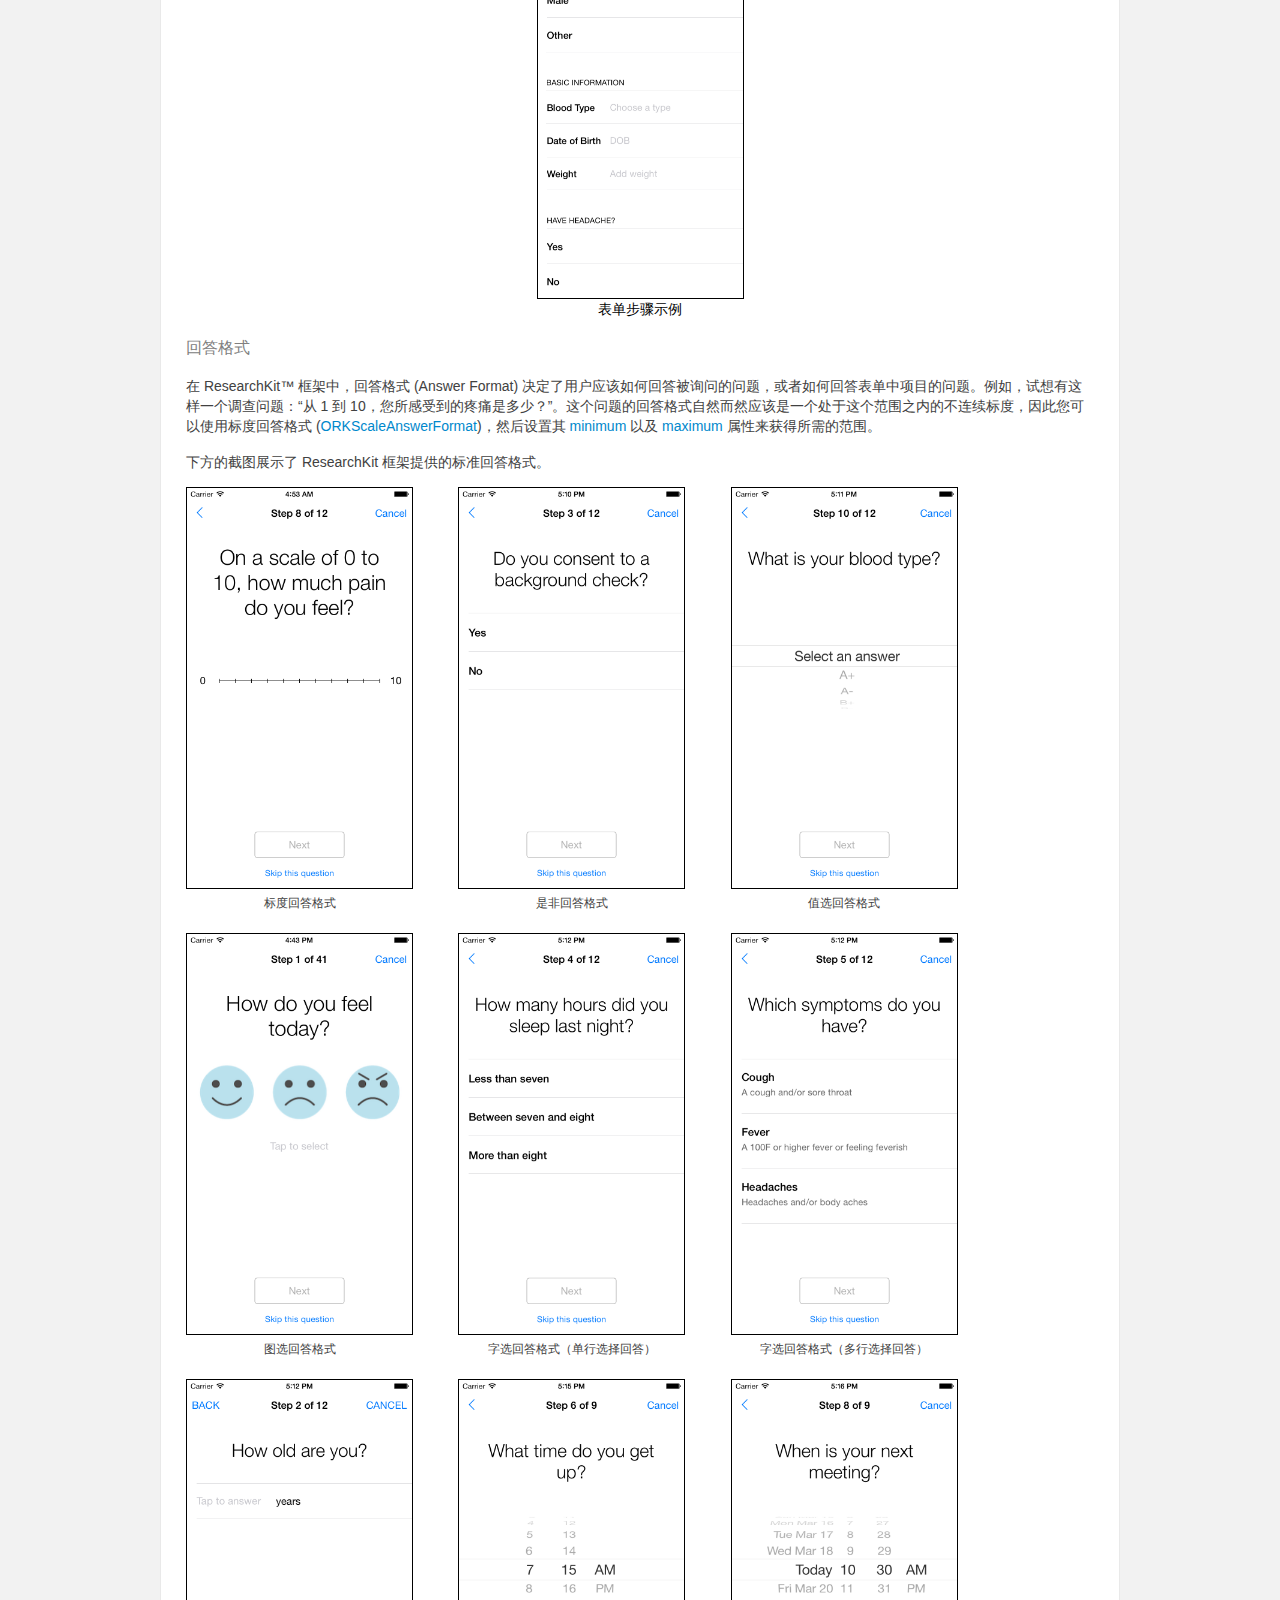
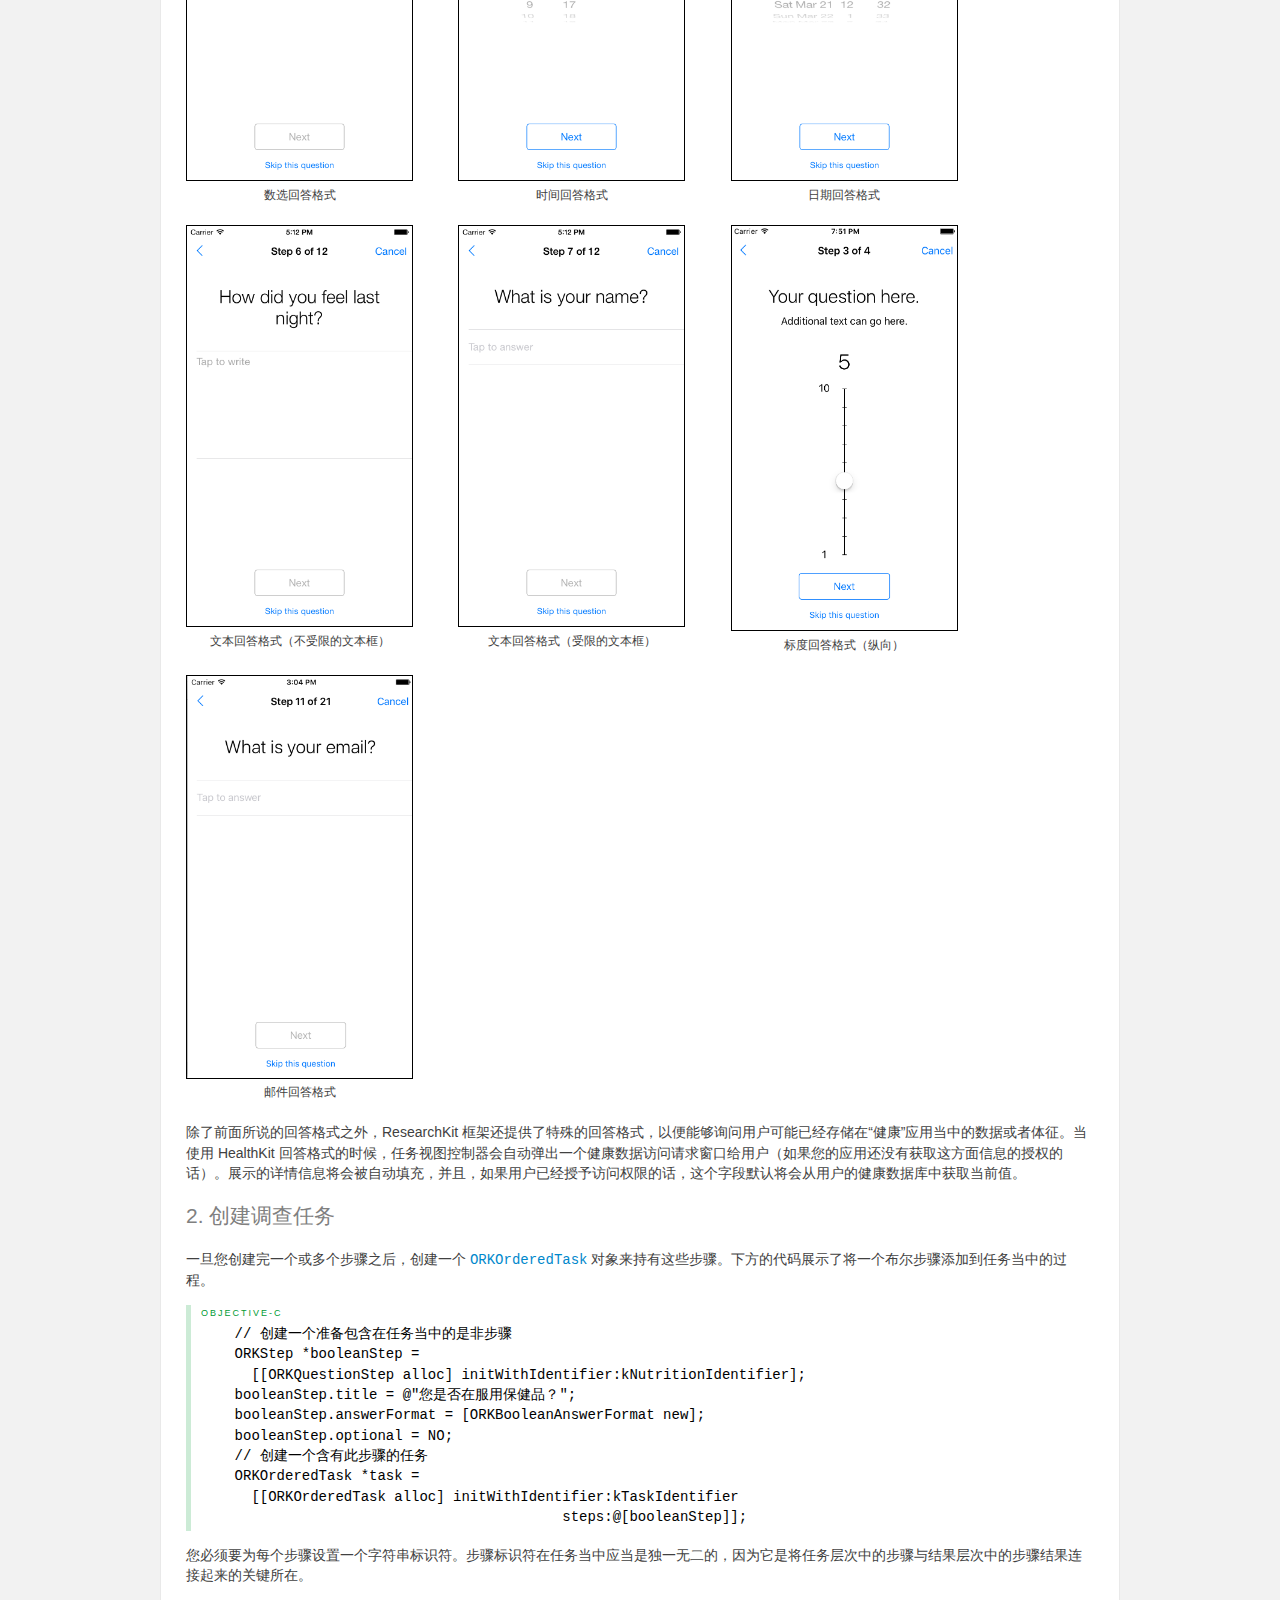
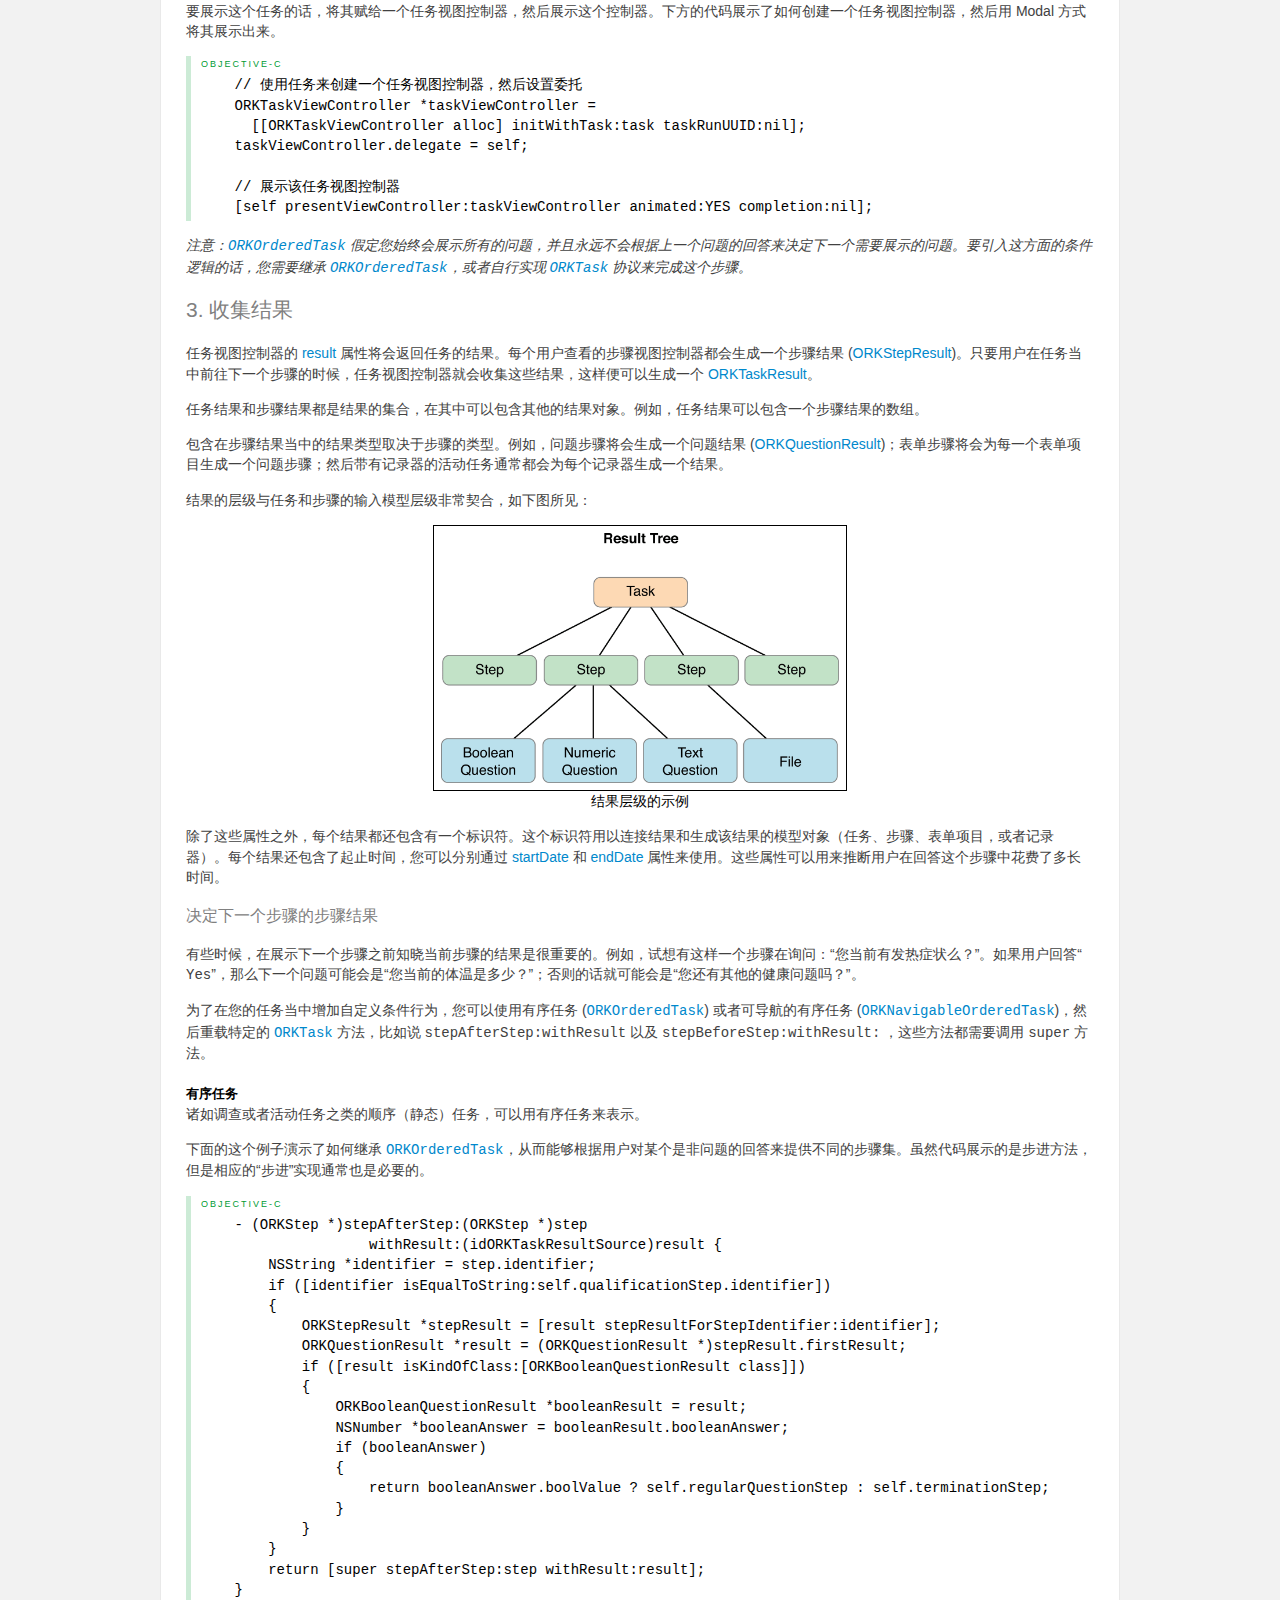
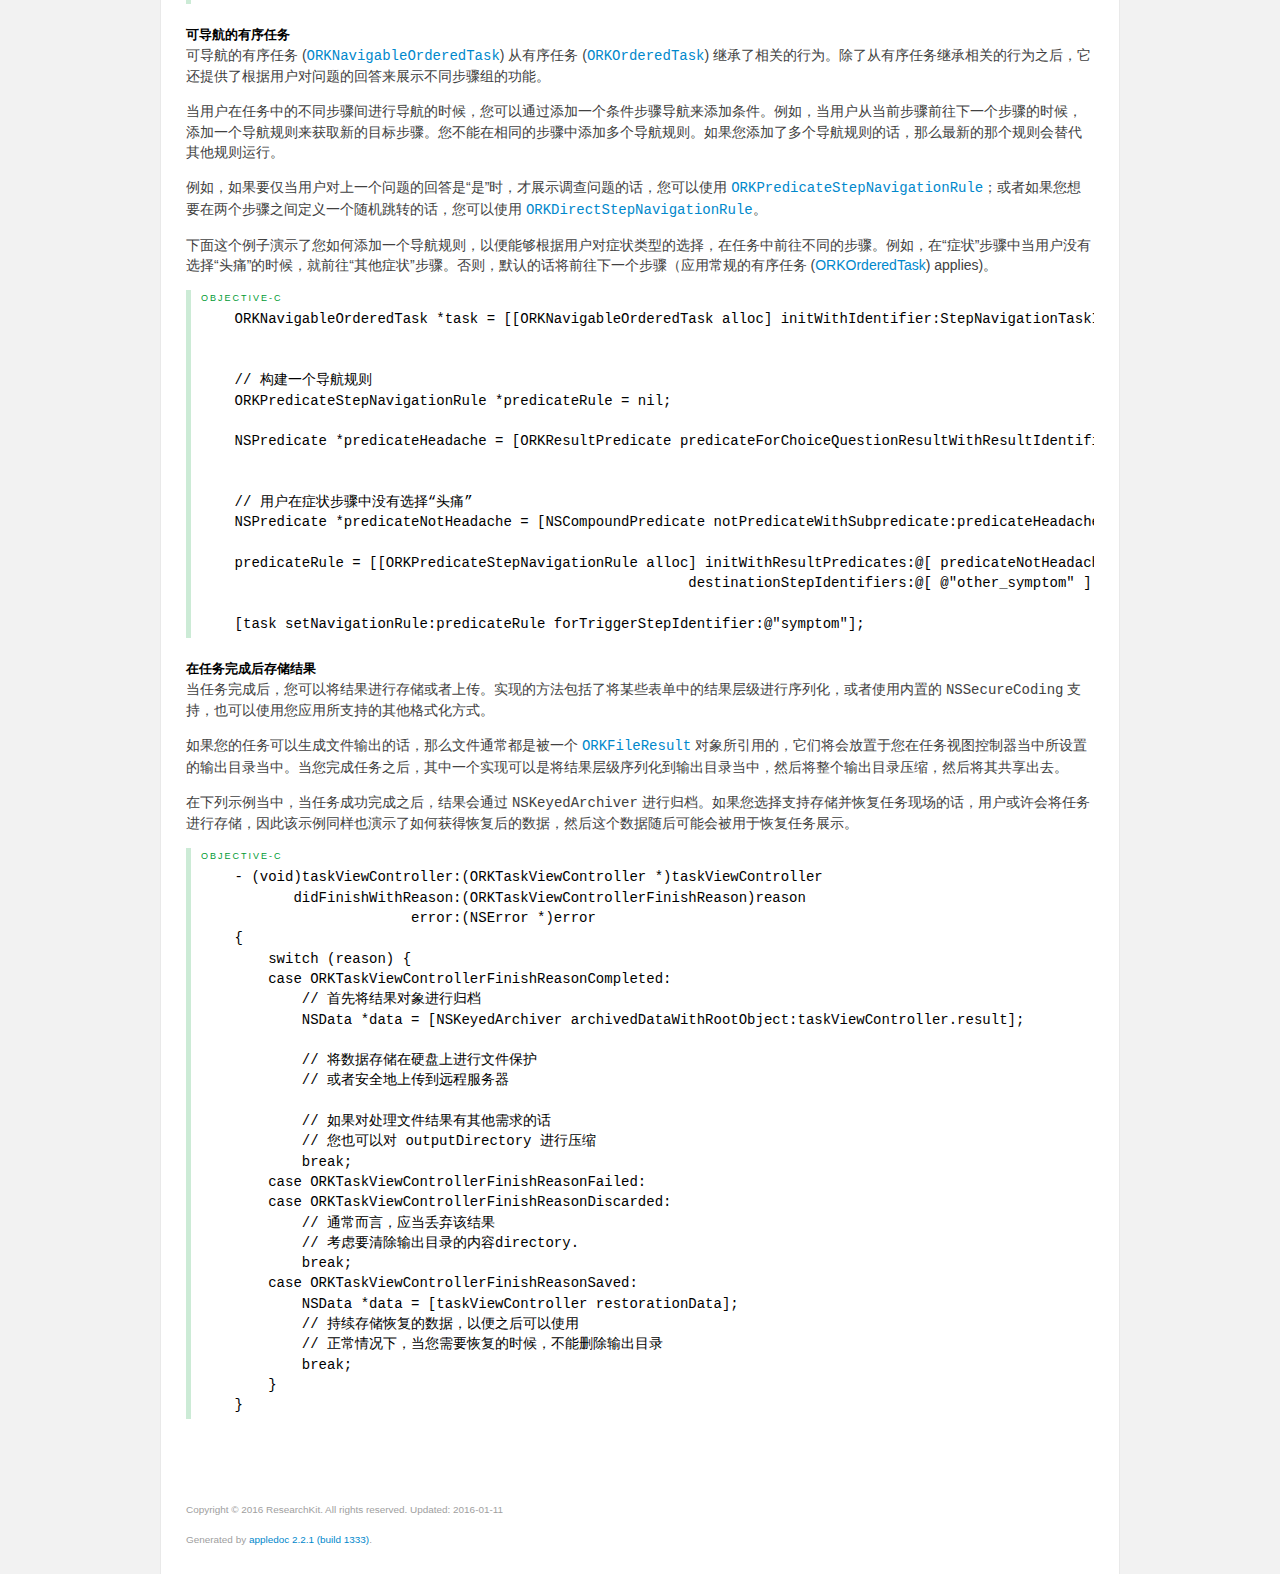
<file: docs copy/docs/Survey/CreatingSurveys.html>
<!DOCTYPE html>
<html>
<head>
	<meta charset="utf-8">

	<title>创建调查 - 说明文档</title>

	<link rel="stylesheet" href="../../css/style.css">
	<meta name="viewport" content="initial-scale=1, maximum-scale=1.4">
	<meta name="generator" content="appledoc 2.2.1 (build 1333)">
</head>
<body class="appledoc">
	<header>
		<div class="container" class="hide-in-xcode">
			
			<h1 id="library-title">
				<a href="https://github.com/ResearchKit/ResearchKit">ResearchKit </a>
			</h1>

			<!--<p id="developer-home">
				<a href="../../index.html">ResearchKit</a>
			</p>-->
			
		</div>
	</header>

	<aside>
		<div class="container">
			<nav>
				<ul id="header-buttons" role="toolbar">
				        <li>编程指南：</li>
					<li><a href="../../docs/Overview/GuideOverview.html">概述</a></li>
				        <li><a href="../../docs/Survey/CreatingSurveys.html">调查</a></li>
					<li><a href="../../docs/InformedConsent/InformedConsent.html">获取授权</a></li>
					<li><a href="../../docs/ActiveTasks/ActiveTasks.html">活动任务</a></li>
					<li><a href="../../docs/Charts/ChartsAndGraph.html">图表</a></li>
				        <li>API 参考：</li>
					<li><a href="../../index.html">首页</a></li>
				</ul>
			</nav>
		</div>
	</aside>

	<article>
		<div id="overview-contents" class="container">
			<div id="content">
				<main role="main">
					<!--<h1 class="title">CreatingSurveys Document</h1>-->

					<h1></h1>

<p><sub>这些材料仅供参考，这些建议并不能保证完全符合法律法规。您应当联系一名律师，以获取关于开发研究类应用的相关建议，以及其他适用的法律法规。</sub></p>

<h1>创建调查</h1>

<p>调查任务 (Survey Task) 是表示一系列问题的步骤对象 (<a href="../../Classes/ORKStep.html"><code>ORKStep</code></a>) 集合，例如说『您正在服用何种药物？』，或者『您昨晚睡了几个小时？』之类的问题。您可以收集单个步骤的调查结果，也可以收集整个任务的调查结果。</p>

<p>要创建一个用以展示调查的任务，步骤如下：</p>

<ol>
<li><a href="#create">创建一个或多个步骤</a></li>
<li><a href="#task">创建一个任务</a></li>
<li><a href="#results">收集调查结果</a></li>
</ol>


<h2>1. 创建步骤<a name="create"></a></h2>

<p>调查模块不仅提供了只包含一个问题的步骤 (<a href="../../Classes/ORKQuestionStep.html"><code>ORKQuestionStep</code></a>)
，还提供了可以包含多个项目的表单步骤
(<a href="../../Classes/ORKFormStep.html"><code>ORKFormStep</code></a>)。您同样可以使用指示步骤
(<a href="../../Classes/ORKInstructionStep.html"><code>ORKInstructionStep</code></a>) 来介绍调查的相关信息，或者为用户提供明确的指示。</p>

<p>每一个步骤都拥有自己的步骤视图控制器，这个控制器定义了用以展示这种类型步骤的用户界面。当某个任务视图控制器需要展示一个步骤的时候，它会将合适的步骤视图控制器进行实例化，然后将其展示出来。如果有必要的话，您可以通过实现任务视图控制器委托方法 (参见
<a href="../../Protocols/ORKTaskViewControllerDelegate.html"><code>ORKTaskViewControllerDelegate</code></a>)，来自定义每一个步骤视图控制器的细节信息，例如按钮标题以及风格。</p>

<h3>指示步骤</h3>

<p>指示步骤用以说明某个任务的目的所在，并且为用户提供相关的指示。<a href="../../Classes/ORKInstructionStep.html"><code>ORKInstructionStep</code></a> 对象包含了一个标识符、标题、文本、详情文本，以及一个图片。由于指示步骤并不会收集任何数据，不过它仍然会生成一个空的
<a href="../../Classes/ORKStepResult.html"><code>ORKStepResult</code></a> 来记录指示信息显示在屏幕上的时间。</p>

<pre><code>    ORKInstructionStep *step =
      [[ORKInstructionStep alloc] initWithIdentifier:@"identifier"];
    step.title = @"选择调查";
    step.text = @"本调查可以帮助我们发现您是否适合参与我们的研究";
</code></pre>

<p>创建一个如上面代码中所示的步骤，将其置入到任务当中，然后在任务视图控制器中展示出来，这样就会产生类似于这样的东西：</p>

<center>
<figure>
<img src="SurveyImages/InstructionStep.png" width="25%" alt="Instruction step"  style="border: solid black 1px;"  align="middle"/>
  <figcaption> <center>指示步骤示例</center></figcaption>
</figure>
</center>


<h3>问题步骤</h3>

<p>问题步骤 (<a href="#">ORKQuestionStep</a>) 代表了一个简单的问题，它由一个简短的 <a href="../../Classes/ORKStep.html#//api/name/title">title</a> 和一个更长、更详细的 <a href="../../Classes/ORKStep.html#//api/name/text">text</a>组成。可以通过设置回答格式来配置用户可以输入类型的数据。您同样可以为用户提供一个选项，让他们能够通过步骤的 <a href="../../Classes/ORKStep.html#//api/name/optional">optional</a> 属性来跳过问题。</p>

<p>对于数字和文本格式的回答，问题步骤的 <a href="../../Classes/ORKQuestionStep.html#//api/name/placeholder">placeholder</a>
属性指定了一个提示，其会在输入框中对预期值进行描述。</p>

<p>问题步骤会生成一个步骤结果，就和指示步骤产生的结果一样，用来表明用户面对屏幕上的这个问题面对了多长时间。它同样也包含了一个 <a href="#">ORKQuestionResult</a> 子类，用来报告用户的回答。</p>

<p>下列代码配置了一个简单的数字问题步骤：</p>

<pre><code>    ORKNumericAnswerFormat *format =
      [ORKNumericAnswerFormat integerAnswerFormatWithUnit:@"岁"];
    format.minimum = @(18);
    format.maximum = @(90);
    ORKQuestionStep *step =
      [ORKQuestionStep questionStepWithIdentifier:kIdentifierAge
                                            title:@"您的年龄是多少？"
                                           answer:format];
</code></pre>

<p>将这个问题步骤添加到任务当中，然后展示这个任务，这会生成一个这样的屏幕：</p>

<center>
<figure>
<img src="SurveyImages/QuestionStep.png" width="25%" alt="Question step"  style="border: solid black 1px;"  align="middle"/>
  <figcaption> <center>问题步骤示例</center></figcaption>
</figure>
</center>


<h3>表单步骤</h3>

<p>当用户需要同时回答多个相互联系的问题时，最好使用表单步骤 (<a href="#">ORKFormStep</a>)，这样可以将这些步骤全部展现在一个页面当中。表单步骤不仅支持将所有的问题步骤全部应用上相同的回答格式，而且还能够包含多个项目 (<a href="#">ORKFormItem</a>)，每个项目都可以包含自己的回答格式。</p>

<p>表单可以通过与只包含一个标题的一个额外 “虚拟”表单项目组合构成多个章节。参见 <a href="#">ORKFormItem</a> 参考文档获取更多信息。</p>

<p>表单步骤的结果和问题步骤的结果类似，只是每个表单项目当中都会包含有问题结果。使用表单项目的标识符 (the <a href="../../Classes/ORKFormItem.html#//api/name/identifier">identifier</a> 属性) 可以获取相应的表单项目所对应的结果。</p>

<p>例如，下面这段代码展示了如何创建一个请求某些基础问题的一个表单，使用从 iOS  中的 HealthKit 提取的默认值来填充这些数据输入框：</p>

<pre><code>    ORKFormStep *step =
    [[ORKFormStep alloc] initWithIdentifier:kFormIdentifier
                                       title:@"表单"
                                        text:@"单页展示含有多个输入框的表单组"];
    NSMutableArray *items = [NSMutableArray new];
    ORKAnswerFormat *genderFormat =
      [ORKHealthKitCharacteristicTypeAnswerFormat
       answerFormatWithCharacteristicType:
         [HKCharacteristicType characteristicTypeForIdentifier:HKCharacteristicTypeIdentifierBiologicalSex]];
    [items addObject:
      [[ORKFormItem alloc] initWithIdentifier:kGenderItemIdentifier
                                         text:@"性别"
                                 answerFormat:genderFormat];

    // 包含了一个章节分隔符
    [items addObject:
      [[ORKFormItem alloc] initWithSectionTitle:@"基本信息"]];

    ORKAnswerFormat *bloodTypeFormat =
      [ORKHealthKitCharacteristicTypeAnswerFormat
       answerFormatWithCharacteristicType:
         [HKCharacteristicType characteristicTypeForIdentifier:HKCharacteristicTypeIdentifierBloodType]];
    [items addObject:
      [[ORKFormItem alloc] initWithIdentifier:kBloodTypeItemIdentifier
                                         text:@"血型"
                                 answerFormat:bloodTypeFormat];

    ORKAnswerFormat *dateOfBirthFormat =
      [ORKHealthKitCharacteristicTypeAnswerFormat
       answerFormatWithCharacteristicType:
         [HKCharacteristicType characteristicTypeForIdentifier:HKCharacteristicTypeIdentifierDateOfBirth]];
    ORKFormItem *dateOfBirthItem =
      [[ORKFormItem alloc] initWithIdentifier:kDateOfBirthItemIdentifier
                                         text:@"出生日期"
                                 answerFormat:dateOfBirthFormat];
    dateOfBirthItem.placeholder = @"出生日期";
    [items addObject:dateOfBirthItem];

    // ...诸如此类，添加额外的项目
    step.formItems = items;
</code></pre>

<p>上述代码会生成类似于以下的界面：</p>

<center>
<figure>
<img src="SurveyImages/FormStep.png" width="25%" alt="Form step"  style="border: solid black 1px;"  align="middle"/>
  <figcaption> <center>表单步骤示例</center></figcaption>
</figure>
</center>


<h3>回答格式</h3>

<p>在 ResearchKit™ 框架中，回答格式 (Answer Format) 决定了用户应该如何回答被询问的问题，或者如何回答表单中项目的问题。例如，试想有这样一个调查问题：“从 1 到 10，您所感受到的疼痛是多少？”。这个问题的回答格式自然而然应该是一个处于这个范围之内的不连续标度，因此您可以使用标度回答格式 (<a href="#">ORKScaleAnswerFormat</a>)，然后设置其 <a href="../../Classes/ORKScaleAnswerFormat.html#//api/name/minimum">minimum</a> 以及 <a href="../../Classes/ORKScaleAnswerFormat.html#//api/name/maximum">maximum</a>
属性来获得所需的范围。</p>

<p>下方的截图展示了 ResearchKit 框架提供的标准回答格式。</p>

<p style="float: left; font-size: 9pt; text-align: center; width: 25%; margin-right: 5%; margin-bottom: 0.5em;"><img src="SurveyImages/ScaleAnswerFormat.png" style="width: 100%;border: solid black 1px; ">标度回答格式</p>


<p style="float: left; font-size: 9pt; text-align: center; width: 25%; margin-right: 5%; margin-bottom: 0.5em;"><img src="SurveyImages/BooleanAnswerFormat.png" style="width: 100%;border: solid black 1px;">是非回答格式</p>


<p style="float: left; font-size: 9pt; text-align: center; width: 25%; margin-right: 3%; margin-bottom: 0.5em;"><img src="SurveyImages/ValuePickerAnswerFormat.png" style="width: 100%;border: solid black 1px;">值选回答格式</p>


<p><p style="clear: both;">
<p style="float: left; font-size: 9pt; text-align: center; width: 25%; margin-right: 5%; margin-bottom: 0.5em;"><img src="SurveyImages/ImageChoiceAnswerFormat.png" style="width: 100%;border: solid black 1px; ">图选回答格式</p><p style="float: left; font-size: 9pt; text-align: center; width: 25%; margin-right: 5%; margin-bottom: 0.5em;"><img src="SurveyImages/TextChoiceAnswerFormat_1.png" style="width: 100%;border: solid black 1px;">字选回答格式（单行选择回答）</p><p style="float: left; font-size: 9pt; text-align: center; width: 25%; margin-right: 3%; margin-bottom: 0.5em;"><img src="SurveyImages/TextChoiceAnswerFormat_2.png" style="width: 100%;border: solid black 1px;">字选回答格式（多行选择回答）</p>
<p style="clear: both;">
<p style="float: left; font-size: 9pt; text-align: center; width: 25%; margin-right: 5%; margin-bottom: 0.5em;"><img src="SurveyImages/NumericAnswerFormat.png" style="width: 100%;border: solid black 1px; ">数选回答格式</p><p style="float: left; font-size: 9pt; text-align: center; width: 25%; margin-right: 5%; margin-bottom: 0.5em;"><img src="SurveyImages/TimeOfTheDayAnswerFormat.png" style="width: 100%;border: solid black 1px;">时间回答格式</p><p style="float: left; font-size: 9pt; text-align: center; width: 25%; margin-right: 3%; margin-bottom: 0.5em;"><img src="SurveyImages/DateAnswerFormat.png" style="width: 100%;border: solid black 1px;">日期回答格式</p>
<p style="clear: both;">
<p style="float: left; font-size: 9pt; text-align: center; width: 25%; margin-right: 5%; margin-bottom: 0.5em;"><img src="SurveyImages/TextAnswerFormat_1.png" style="width: 100%;border: solid black 1px; ">文本回答格式（不受限的文本框）</p><p style="float: left; font-size: 9pt; text-align: center; width: 25%; margin-right: 5%; margin-bottom: 0.5em;"><img src="SurveyImages/TextAnswerFormat_2.png" style="width: 100%;border: solid black 1px;">文本回答格式（受限的文本框）</p><p style="float: left; font-size: 9pt; text-align: center; width: 25%; margin-right: 5%; margin-bottom: 0.5em;"><img src="SurveyImages/VerticalSliderAnswerFormat.png" style="width: 100%;border: solid black 1px;">标度回答格式（纵向）</p>
<p style="clear: both;"><p style="float: left; font-size: 9pt; text-align: center; width: 25%; margin-right: 5%; margin-bottom: 0.5em;"><img src="SurveyImages/EmailAnswerFormat.png" style="width: 100%;border: solid black 1px;">邮件回答格式</p>
<p style="clear: both;"></p>

<p>除了前面所说的回答格式之外，ResearchKit 框架还提供了特殊的回答格式，以便能够询问用户可能已经存储在“健康”应用当中的数据或者体征。当使用 HealthKit 回答格式的时候，任务视图控制器会自动弹出一个健康数据访问请求窗口给用户（如果您的应用还没有获取这方面信息的授权的话）。展示的详情信息将会被自动填充，并且，如果用户已经授予访问权限的话，这个字段默认将会从用户的健康数据库中获取当前值。</p>

<h2>2. 创建调查任务<a name="task"></a></h2>

<p>一旦您创建完一个或多个步骤之后，创建一个 <a href="../../Classes/ORKOrderedTask.html"><code>ORKOrderedTask</code></a> 对象来持有这些步骤。下方的代码展示了将一个布尔步骤添加到任务当中的过程。</p>

<pre><code>    // 创建一个准备包含在任务当中的是非步骤
    ORKStep *booleanStep = 
      [[ORKQuestionStep alloc] initWithIdentifier:kNutritionIdentifier];
    booleanStep.title = @"您是否在服用保健品？";
    booleanStep.answerFormat = [ORKBooleanAnswerFormat new];
    booleanStep.optional = NO;
    // 创建一个含有此步骤的任务
    ORKOrderedTask *task =
      [[ORKOrderedTask alloc] initWithIdentifier:kTaskIdentifier
                                           steps:@[booleanStep]];
</code></pre>

<p>您必须要为每个步骤设置一个字符串标识符。步骤标识符在任务当中应当是独一无二的，因为它是将任务层次中的步骤与结果层次中的步骤结果连接起来的关键所在。</p>

<p>要展示这个任务的话，将其赋给一个任务视图控制器，然后展示这个控制器。下方的代码展示了如何创建一个任务视图控制器，然后用 Modal 方式将其展示出来。</p>

<pre><code>    // 使用任务来创建一个任务视图控制器，然后设置委托
    ORKTaskViewController *taskViewController =
      [[ORKTaskViewController alloc] initWithTask:task taskRunUUID:nil];
    taskViewController.delegate = self;

    // 展示该任务视图控制器
    [self presentViewController:taskViewController animated:YES completion:nil];
</code></pre>

<p><em>注意：<a href="../../Classes/ORKOrderedTask.html"><code>ORKOrderedTask</code></a> 假定您始终会展示所有的问题，并且永远不会根据上一个问题的回答来决定下一个需要展示的问题。要引入这方面的条件逻辑的话，您需要继承
<a href="../../Classes/ORKOrderedTask.html"><code>ORKOrderedTask</code></a>，或者自行实现 <a href="../../Protocols/ORKTask.html"><code>ORKTask</code></a> 协议来完成这个步骤。</em></p>

<h2>3. 收集结果<a name="results"></a></h2>

<p>任务视图控制器的 <a href="../../Classes/ORKTaskViewController.html#//api/name/result">result</a> 属性将会返回任务的结果。每个用户查看的步骤视图控制器都会生成一个步骤结果
(<a href="#">ORKStepResult</a>)。只要用户在任务当中前往下一个步骤的时候，任务视图控制器就会收集这些结果，这样便可以生成一个
<a href="#">ORKTaskResult</a>。</p>

<p>任务结果和步骤结果都是结果的集合，在其中可以包含其他的结果对象。例如，任务结果可以包含一个步骤结果的数组。</p>

<p>包含在步骤结果当中的结果类型取决于步骤的类型。例如，问题步骤将会生成一个问题结果
(<a href="#">ORKQuestionResult</a>)；表单步骤将会为每一个表单项目生成一个问题步骤；然后带有记录器的活动任务通常都会为每个记录器生成一个结果。</p>

<p>结果的层级与任务和步骤的输入模型层级非常契合，如下图所见：</p>

<p><center>
<figure>
<img src="SurveyImages/ResultsHierarchy.png" width="50%" alt="Completion step" align="middle" style="border: solid black 1px;">
  <figcaption> <center>结果层级的示例</center>
  </figcaption>
</figure>
</center></p>

<p>除了这些属性之外，每个结果都还包含有一个标识符。这个标识符用以连接结果和生成该结果的模型对象（任务、步骤、表单项目，或者记录器）。每个结果还包含了起止时间，您可以分别通过 <a href="../../Classes/ORKResult.html#//api/name/startDate">startDate</a> 和 <a href="../../Classes/ORKResult.html#//api/name/endDate">endDate</a>
属性来使用。这些属性可以用来推断用户在回答这个步骤中花费了多长时间。</p>

<h3>决定下一个步骤的步骤结果</h3>

<p>有些时候，在展示下一个步骤之前知晓当前步骤的结果是很重要的。例如，试想有这样一个步骤在询问：“您当前有发热症状么？”。如果用户回答“ <code>Yes</code>”，那么下一个问题可能会是“您当前的体温是多少？”；否则的话就可能会是“您还有其他的健康问题吗？”。</p>

<p>为了在您的任务当中增加自定义条件行为，您可以使用有序任务 (<a href="../../Classes/ORKOrderedTask.html"><code>ORKOrderedTask</code></a>) 或者可导航的有序任务 (<a href="../../Classes/ORKNavigableOrderedTask.html"><code>ORKNavigableOrderedTask</code></a>)，然后重载特定的 <a href="../../Protocols/ORKTask.html"><code>ORKTask</code></a> 方法，比如说 <code>stepAfterStep:withResult</code> 以及 <code>stepBeforeStep:withResult:</code> ，这些方法都需要调用 <code>super</code> 方法。</p>

<h4>有序任务</h4>

<p>诸如调查或者活动任务之类的顺序（静态）任务，可以用有序任务来表示。</p>

<p>下面的这个例子演示了如何继承
<a href="../../Classes/ORKOrderedTask.html"><code>ORKOrderedTask</code></a>，从而能够根据用户对某个是非问题的回答来提供不同的步骤集。虽然代码展示的是步进方法，但是相应的“步进”实现通常也是必要的。</p>

<pre><code>    - (ORKStep *)stepAfterStep:(ORKStep *)step
                    withResult:(idORKTaskResultSource)result {
        NSString *identifier = step.identifier;  
        if ([identifier isEqualToString:self.qualificationStep.identifier])
        {
            ORKStepResult *stepResult = [result stepResultForStepIdentifier:identifier];
            ORKQuestionResult *result = (ORKQuestionResult *)stepResult.firstResult;
            if ([result isKindOfClass:[ORKBooleanQuestionResult class]])
            {
                ORKBooleanQuestionResult *booleanResult = result;
                NSNumber *booleanAnswer = booleanResult.booleanAnswer;
                if (booleanAnswer)
                {
                    return booleanAnswer.boolValue ? self.regularQuestionStep : self.terminationStep;
                }
            }
        }
        return [super stepAfterStep:step withResult:result];
    }
</code></pre>

<h4>可导航的有序任务</h4>

<p>可导航的有序任务 (<a href="../../Classes/ORKNavigableOrderedTask.html"><code>ORKNavigableOrderedTask</code></a>) 从有序任务 (<a href="../../Classes/ORKOrderedTask.html"><code>ORKOrderedTask</code></a>) 继承了相关的行为。除了从有序任务继承相关的行为之后，它还提供了根据用户对问题的回答来展示不同步骤组的功能。</p>

<p>当用户在任务中的不同步骤间进行导航的时候，您可以通过添加一个条件步骤导航来添加条件。例如，当用户从当前步骤前往下一个步骤的时候，添加一个导航规则来获取新的目标步骤。您不能在相同的步骤中添加多个导航规则。如果您添加了多个导航规则的话，那么最新的那个规则会替代其他规则运行。</p>

<p>例如，如果要仅当用户对上一个问题的回答是“是”时，才展示调查问题的话，您可以使用 <a href="../../Classes/ORKPredicateStepNavigationRule.html"><code>ORKPredicateStepNavigationRule</code></a>；或者如果您想要在两个步骤之间定义一个随机跳转的话，您可以使用 <a href="../../Classes/ORKDirectStepNavigationRule.html"><code>ORKDirectStepNavigationRule</code></a>。</p>

<p>下面这个例子演示了您如何添加一个导航规则，以便能够根据用户对症状类型的选择，在任务中前往不同的步骤。例如，在“症状”步骤中当用户没有选择“头痛”的时候，就前往“其他症状”步骤。否则，默认的话将前往下一个步骤（应用常规的有序任务 (<a href="#">ORKOrderedTask</a>) applies)。</p>

<pre><code>    ORKNavigableOrderedTask *task = [[ORKNavigableOrderedTask alloc] initWithIdentifier:StepNavigationTaskIdentifier steps:steps];


    // 构建一个导航规则
    ORKPredicateStepNavigationRule *predicateRule = nil;

    NSPredicate *predicateHeadache = [ORKResultPredicate predicateForChoiceQuestionResultWithResultIdentifier:@"symptom" expectedString:@"headache"];


    // 用户在症状步骤中没有选择“头痛”
    NSPredicate *predicateNotHeadache = [NSCompoundPredicate notPredicateWithSubpredicate:predicateHeadache];

    predicateRule = [[ORKPredicateStepNavigationRule alloc] initWithResultPredicates:@[ predicateNotHeadache ]
                                                          destinationStepIdentifiers:@[ @"other_symptom" ] ];

    [task setNavigationRule:predicateRule forTriggerStepIdentifier:@"symptom"];
</code></pre>

<h4>在任务完成后存储结果</h4>

<p>当任务完成后，您可以将结果进行存储或者上传。实现的方法包括了将某些表单中的结果层级进行序列化，或者使用内置的 <code>NSSecureCoding</code> 支持，也可以使用您应用所支持的其他格式化方式。</p>

<p>如果您的任务可以生成文件输出的话，那么文件通常都是被一个 <a href="../../Classes/ORKFileResult.html"><code>ORKFileResult</code></a> 对象所引用的，它们将会放置于您在任务视图控制器当中所设置的输出目录当中。当您完成任务之后，其中一个实现可以是将结果层级序列化到输出目录当中，然后将整个输出目录压缩，然后将其共享出去。</p>

<p>在下列示例当中，当任务成功完成之后，结果会通过
<code>NSKeyedArchiver</code> 进行归档。如果您选择支持存储并恢复任务现场的话，用户或许会将任务进行存储，因此该示例同样也演示了如何获得恢复后的数据，然后这个数据随后可能会被用于恢复任务展示。</p>

<pre><code>    - (void)taskViewController:(ORKTaskViewController *)taskViewController
           didFinishWithReason:(ORKTaskViewControllerFinishReason)reason
                         error:(NSError *)error
    {
        switch (reason) {
        case ORKTaskViewControllerFinishReasonCompleted:
            // 首先将结果对象进行归档
            NSData *data = [NSKeyedArchiver archivedDataWithRootObject:taskViewController.result];

            // 将数据存储在硬盘上进行文件保护
            // 或者安全地上传到远程服务器

            // 如果对处理文件结果有其他需求的话
            // 您也可以对 outputDirectory 进行压缩
            break;
        case ORKTaskViewControllerFinishReasonFailed:
        case ORKTaskViewControllerFinishReasonDiscarded:
            // 通常而言，应当丢弃该结果
            // 考虑要清除输出目录的内容directory.
            break;
        case ORKTaskViewControllerFinishReasonSaved:
            NSData *data = [taskViewController restorationData];
            // 持续存储恢复的数据，以便之后可以使用
            // 正常情况下，当您需要恢复的时候，不能删除输出目录
            break;
        }
    }
</code></pre>

					<footer>
						<div class="footer-copyright">
							
							<p class="copyright">Copyright &copy; 2016 ResearchKit. All rights reserved. Updated: 2016-01-11</p>
							
							
							<p class="generator">Generated by <a href="http://appledoc.gentlebytes.com">appledoc 2.2.1 (build 1333)</a>.</p>
							
						</div>
					</footer>
				</main>
			</div>
		</div>
	</article>

	<script src="../../js/script.js"></script>
</body>
</html>
</file>
<file: docs copy/css/style.css>
/* ==========================================================================
   Normalize.scss settings
   ========================================================================== */
/**
 * Includes legacy browser support IE6/7
 *
 * Set to false if you want to drop support for IE6 and IE7
 */
/* Base
   ========================================================================== */
/**
 * 1. Set default font family to sans-serif.
 * 2. Prevent iOS text size adjust after orientation change, without disabling
 *  user zoom.
 * 3. Corrects text resizing oddly in IE 6/7 when body `font-size` is set using
 *  `em` units.
 */
html {
  font-family: sans-serif;
  /* 1 */
  -ms-text-size-adjust: 100%;
  /* 2 */
  -webkit-text-size-adjust: 100%;
  /* 2 */ }

/**
 * Remove default margin.
 */
body {
  margin: 0; }

/* HTML5 display definitions
   ========================================================================== */
/**
 * Correct `block` display not defined for any HTML5 element in IE 8/9.
 * Correct `block` display not defined for `details` or `summary` in IE 10/11
 * and Firefox.
 * Correct `block` display not defined for `main` in IE 11.
 */
article,
aside,
details,
figcaption,
figure,
footer,
header,
hgroup,
main,
menu,
nav,
section,
summary {
  display: block; }

/**
 * 1. Correct `inline-block` display not defined in IE 6/7/8/9 and Firefox 3.
 * 2. Normalize vertical alignment of `progress` in Chrome, Firefox, and Opera.
 */
audio,
canvas,
progress,
video {
  display: inline-block;
  /* 1 */
  vertical-align: baseline;
  /* 2 */ }

/**
 * Prevents modern browsers from displaying `audio` without controls.
 * Remove excess height in iOS 5 devices.
 */
audio:not([controls]) {
  display: none;
  height: 0; }

/**
 * Address `[hidden]` styling not present in IE 8/9/10.
 * Hide the `template` element in IE 8/9/11, Safari, and Firefox < 22.
 */
[hidden],
template {
  display: none; }

/* Links
   ========================================================================== */
/**
 * Remove the gray background color from active links in IE 10.
 */
a {
  background-color: transparent; }

/**
 * Improve readability when focused and also mouse hovered in all browsers.
 */
a:active, a:hover {
  outline: 0; }

/* Text-level semantics
   ========================================================================== */
/**
 * Address styling not present in IE 8/9/10/11, Safari, and Chrome.
 */
abbr[title] {
  border-bottom: 1px dotted; }

/**
 * Address style set to `bolder` in Firefox 4+, Safari, and Chrome.
 */
b,
strong {
  font-weight: bold; }

/**
 * Address styling not present in Safari and Chrome.
 */
dfn {
  font-style: italic; }

/**
 * Address variable `h1` font-size and margin within `section` and `article`
 * contexts in Firefox 4+, Safari, and Chrome.
 */
h1 {
  font-size: 2em;
  margin: 0.67em 0; }

/**
 * Addresses styling not present in IE 8/9.
 */
mark {
  background: #ff0;
  color: #000; }

/**
 * Address inconsistent and variable font size in all browsers.
 */
small {
  font-size: 80%; }

/**
 * Prevent `sub` and `sup` affecting `line-height` in all browsers.
 */
sub,
sup {
  font-size: 75%;
  line-height: 0;
  position: relative;
  vertical-align: baseline; }

sup {
  top: -0.5em; }

sub {
  bottom: -0.25em; }

/* Embedded content
   ========================================================================== */
/**
 * 1. Remove border when inside `a` element in IE 8/9/10.
 * 2. Improves image quality when scaled in IE 7.
 */
img {
  border: 0; }

/**
 * Correct overflow not hidden in IE 9/10/11.
 */
svg:not(:root) {
  overflow: hidden; }

/* Grouping content
   ========================================================================== */
/**
 * Address margin not present in IE 8/9 and Safari.
 */
figure {
  margin: 1em 40px; }

/**
 * Address differences between Firefox and other browsers.
 */
hr {
  -moz-box-sizing: content-box;
  box-sizing: content-box;
  height: 0; }

/**
 * Contain overflow in all browsers.
 */
pre {
  overflow: auto; }

/**
 * Address odd `em`-unit font size rendering in all browsers.
 * Correct font family set oddly in IE 6, Safari 4/5, and Chrome.
 */
code,
kbd,
pre,
samp {
  font-family: monospace, monospace;
  font-size: 1em; }

/* Forms
   ========================================================================== */
/**
 * Known limitation: by default, Chrome and Safari on OS X allow very limited
 * styling of `select`, unless a `border` property is set.
 */
/**
 * 1. Correct color not being inherited.
 *  Known issue: affects color of disabled elements.
 * 2. Correct font properties not being inherited.
 * 3. Address margins set differently in Firefox 4+, Safari, and Chrome.
 * 4. Improves appearance and consistency in all browsers.
 */
button,
input,
optgroup,
select,
textarea {
  color: inherit;
  /* 1 */
  font: inherit;
  /* 2 */
  margin: 0;
  /* 3 */ }

/**
 * Address `overflow` set to `hidden` in IE 8/9/10/11.
 */
button {
  overflow: visible; }

/**
 * Address inconsistent `text-transform` inheritance for `button` and `select`.
 * All other form control elements do not inherit `text-transform` values.
 * Correct `button` style inheritance in Firefox, IE 8/9/10/11, and Opera.
 * Correct `select` style inheritance in Firefox.
 */
button,
select {
  text-transform: none; }

/**
 * 1. Avoid the WebKit bug in Android 4.0.* where (2) destroys native `audio`
 *  and `video` controls.
 * 2. Correct inability to style clickable `input` types in iOS.
 * 3. Improve usability and consistency of cursor style between image-type
 *  `input` and others.
 * 4. Removes inner spacing in IE 7 without affecting normal text inputs.
 *  Known issue: inner spacing remains in IE 6.
 */
button,
html input[type="button"],
input[type="reset"],
input[type="submit"] {
  -webkit-appearance: button;
  /* 2 */
  cursor: pointer;
  /* 3 */ }

/**
 * Re-set default cursor for disabled elements.
 */
button[disabled],
html input[disabled] {
  cursor: default; }

/**
 * Remove inner padding and border in Firefox 4+.
 */
button::-moz-focus-inner,
input::-moz-focus-inner {
  border: 0;
  padding: 0; }

/**
 * Address Firefox 4+ setting `line-height` on `input` using `!important` in
 * the UA stylesheet.
 */
input {
  line-height: normal; }

/**
 * 1. Address box sizing set to `content-box` in IE 8/9/10.
 * 2. Remove excess padding in IE 8/9/10.
 *  Known issue: excess padding remains in IE 6.
 */
input[type="checkbox"],
input[type="radio"] {
  box-sizing: border-box;
  /* 1 */
  padding: 0;
  /* 2 */ }

/**
 * Fix the cursor style for Chrome's increment/decrement buttons. For certain
 * `font-size` values of the `input`, it causes the cursor style of the
 * decrement button to change from `default` to `text`.
 */
input[type="number"]::-webkit-inner-spin-button,
input[type="number"]::-webkit-outer-spin-button {
  height: auto; }

/**
 * 1. Address `appearance` set to `searchfield` in Safari and Chrome.
 * 2. Address `box-sizing` set to `border-box` in Safari and Chrome
 *  (include `-moz` to future-proof).
 */
input[type="search"] {
  -webkit-appearance: textfield;
  /* 1 */
  -moz-box-sizing: content-box;
  -webkit-box-sizing: content-box;
  /* 2 */
  box-sizing: content-box; }

/**
 * Remove inner padding and search cancel button in Safari and Chrome on OS X.
 * Safari (but not Chrome) clips the cancel button when the search input has
 * padding (and `textfield` appearance).
 */
input[type="search"]::-webkit-search-cancel-button,
input[type="search"]::-webkit-search-decoration {
  -webkit-appearance: none; }

/**
 * Define consistent border, margin, and padding.
 */
fieldset {
  border: 1px solid #c0c0c0;
  margin: 0 2px;
  padding: 0.35em 0.625em 0.75em; }

/**
 * 1. Correct `color` not being inherited in IE 8/9/10/11.
 * 2. Remove padding so people aren't caught out if they zero out fieldsets.
 * 3. Corrects text not wrapping in Firefox 3.
 * 4. Corrects alignment displayed oddly in IE 6/7.
 */
legend {
  border: 0;
  /* 1 */
  padding: 0;
  /* 2 */ }

/**
 * Remove default vertical scrollbar in IE 8/9/10/11.
 */
textarea {
  overflow: auto; }

/**
 * Don't inherit the `font-weight` (applied by a rule above).
 * NOTE: the default cannot safely be changed in Chrome and Safari on OS X.
 */
optgroup {
  font-weight: bold; }

/* Tables
   ========================================================================== */
/**
 * Remove most spacing between table cells.
 */
table {
  border-collapse: collapse;
  border-spacing: 0; }

td,
th {
  padding: 0; }

* {
  box-sizing: border-box; }

.clear {
  clear: both; }

.clearfix:before, .container:before, article #content:before, article #content footer:before, .clearfix:after, .container:after, article #content:after, article #content footer:after {
  clear: both;
  display: table;
  content: ""; }

.xcode .hide-in-xcode {
  display: none; }

body {
  font: 62.5% -apple-system-font, "Helvetica Neue", Helvetica, sans-serif;
  background: #f2f2f2; }

h1, h2, h3 {
  font-weight: 300;
  color: #808080; }

h1 {
  font-size: 2em;
  color: #000; }

h4 {
  font-size: 13px;
  line-height: 1.5;
  margin: 21px 0 0 0; }

a {
  color: #08c;
  text-decoration: none; }

pre, code {
  font-family: "Source Code Pro", Monaco, Menlo, Consolas, monospace;
  word-wrap: break-word; }

pre > code, .method-declaration code {
  display: inline-block;
  font-size: .85em;
  padding: 4px 0 4px 10px;
  border-left: 5px solid rgba(0, 155, 51, 0.2); }
  pre > code:before, .method-declaration code:before {
    content: "Objective-C";
    display: block;
    font: 9px/1 -apple-system-font, "Helvetica Neue", Helvetica, sans-serif;
    color: #009b33;
    text-transform: uppercase;
    letter-spacing: 2px;
    padding-bottom: 6px; }

pre > code {
  font-size: inherit; }

table, th, td {
  border: 1px solid #e9e9e9; }

table {
  width: 100%; }

th, td {
  padding: 7px; }
  th > :first-child, td > :first-child {
    margin-top: 0; }
  th > :last-child, td > :last-child {
    margin-bottom: 0; }

.container {
  max-width: 980px;
  padding: 0 10px;
  margin: 0 auto; }
  @media (max-width: 650px) {
    .container {
      padding: 0; } }

header {
  position: fixed;
  top: 0;
  left: 0;
  width: 100%;
  z-index: 2;
  background: #414141;
  color: #fff;
  font-size: 1.1em;
  line-height: 25px;
  letter-spacing: .05em; }
  header #library-title {
    float: left; }
  header #developer-home {
    float: right; }
  header h1 {
    font-size: inherit;
    font-weight: inherit;
    margin: 0; }
  header p {
    margin: 0; }
  header h1, header a {
    color: inherit; }
  @media (max-width: 650px) {
    header {
      position: absolute; }
      header .container {
        padding: 0 10px; } }

aside {
  position: fixed;
  top: 25px;
  left: 0;
  width: 100%;
  height: 25px;
  z-index: 2;
  font-size: 1.1em; }
  @media (max-width: 650px) {
    aside {
      position: absolute; } }
  aside #header-buttons {
    background: rgba(255, 255, 255, 0.9);
    margin: 0 1px;
    padding: 0;
    list-style: none;
    text-align: right;
    line-height: 32px; }
    aside #header-buttons li {
      display: inline-block;
      cursor: default;
      padding: 0 10px; }
    aside #header-buttons label, aside #header-buttons select {
      cursor: auto; }
    aside #header-buttons #on-this-page {
      position: relative; }
      aside #header-buttons #on-this-page .chevron {
        display: inline-block;
        width: 14px;
        height: 4px;
        position: relative; }
        aside #header-buttons #on-this-page .chevron .chevy {
          background: #878787;
          height: 2px;
          position: absolute;
          width: 10px; }
          aside #header-buttons #on-this-page .chevron .chevy.chevron-left {
            left: 0;
            transform: rotateZ(45deg) scale(0.6); }
          aside #header-buttons #on-this-page .chevron .chevy.chevron-right {
            right: 0;
            transform: rotateZ(-45deg) scale(0.6); }
      aside #header-buttons #on-this-page #jump-to {
        opacity: 0;
        font-size: 16px;
        position: absolute;
        top: 5px;
        left: 0;
        width: 100%;
        height: 100%; }

article {
  margin-top: 25px; }
  article #content {
    background: #fff;
    border: 1px solid #e9e9e9;
    padding: 15px 25px 30px 25px;
    font-size: 1.4em;
    line-height: 1.45;
    position: relative; }
    @media (max-width: 650px) {
      article #content {
        padding: 15px 10px 20px 10px; } }
    article #content .navigation-top {
      position: absolute;
      top: 15px;
      right: 25px; }
    article #content .title {
      margin: 21px 0 0 0;
      padding: 15px 0; }
    article #content p {
      color: #414141;
      margin: 0 0 15px 0; }
    article #content th p:last-child, article #content td p:last-child {
      margin-bottom: 0; }
    article #content main ul {
      list-style: none;
      margin-left: 24px;
      margin-bottom: 12px;
      padding: 0; }
      article #content main ul li {
        position: relative;
        padding-left: 1.3em; }
        article #content main ul li:before {
          content: "\02022";
          color: #414141;
          font-size: 1.08em;
          line-height: 1;
          position: absolute;
          left: 0;
          padding-top: 2px; }
    article #content footer .footer-copyright {
      margin: 70px 25px 10px 0; }
    article #content footer p {
      font-size: .71em;
      color: #a0a0a0; }

.index-container {
  display: flex;
  flex-direction: row;
  flex-wrap: wrap; }
  @media (max-width: 650px) {
    .index-container {
      flex-direction: column; } }
  .index-container .index-column {
    flex: 1 1 33%; }

.section-specification table {
  width: auto; }
  .section-specification table th {
    text-align: left; }

.method-title {
  margin-left: -15px;
  margin-bottom: 8px;
  transition: margin-left .3s ease-out; }
  .section-method.hide .method-title {
    margin-left: 0; }
  .method-title code {
    font-weight: 400;
    font-size: .85em; }

.method-info {
  background: #f9f9f9;
  border-bottom: 1px solid #e9e9e9;
  margin: 0 -25px;
  padding: 20px 25px 0 25px;
  transition: height .3s ease-out;
  position: relative; }
  .method-info .pointy-thing {
    background: #fff;
    height: 10px;
    border-bottom: 1px solid #e9e9e9;
    margin: -20px -25px 16px -25px; }
    .method-info .pointy-thing:before {
      display: inline-block;
      content: "";
      background: #f9f9f9;
      border: 1px solid #e9e9e9;
      border-bottom: 0;
      border-right: 0;
      position: absolute;
      left: 21px;
      top: 3px;
      width: 12px;
      height: 12px;
      transform: rotate(45deg); }
  .method-info .method-subsection {
    margin-bottom: 15px; }
    .method-info .method-subsection .argument-name {
      width: 1px;
      text-align: right; }
      .method-info .method-subsection .argument-name code {
        color: #808080;
        font-style: italic;
        font-weight: 400; }

.section-method.hide .method-info {
  height: 0 !important;
  overflow: hidden;
  display: none; }
.section-method.hide.animating .method-info {
  display: block; }
.section-method.animating .method-info {
  overflow: hidden; }

@media print {
  body {
    background: #fff;
    padding: 8px; }

  header {
    position: static;
    background: #fff;
    color: #000; }

  aside {
    display: none; }

  .container {
    max-width: none;
    padding: 0; }

  article {
    margin-top: 0; }
    article #content {
      border: 0;
      background: #fff;
      padding: 15px 0 0 0; }
      article #content .title {
        margin-top: 0;
        padding-top: 0; }

  .method-info, .method-info .pointy-thing {
    background: #fff; } }
.xcode header, .xcode aside {
  display: none; }
.xcode .container {
  padding: 0; }
.xcode article {
  margin-top: 0; }
  .xcode article #content {
    border: 0;
    margin: 0; }
.xcode .method-info, .section-method.hide .xcode .method-info {
  max-height: auto;
  overflow: visible; }
  .xcode .method-info.hiding, .section-method.hide .xcode .method-info.hiding {
    display: block; }

/*# sourceMappingURL=style.css.map */
</file>
